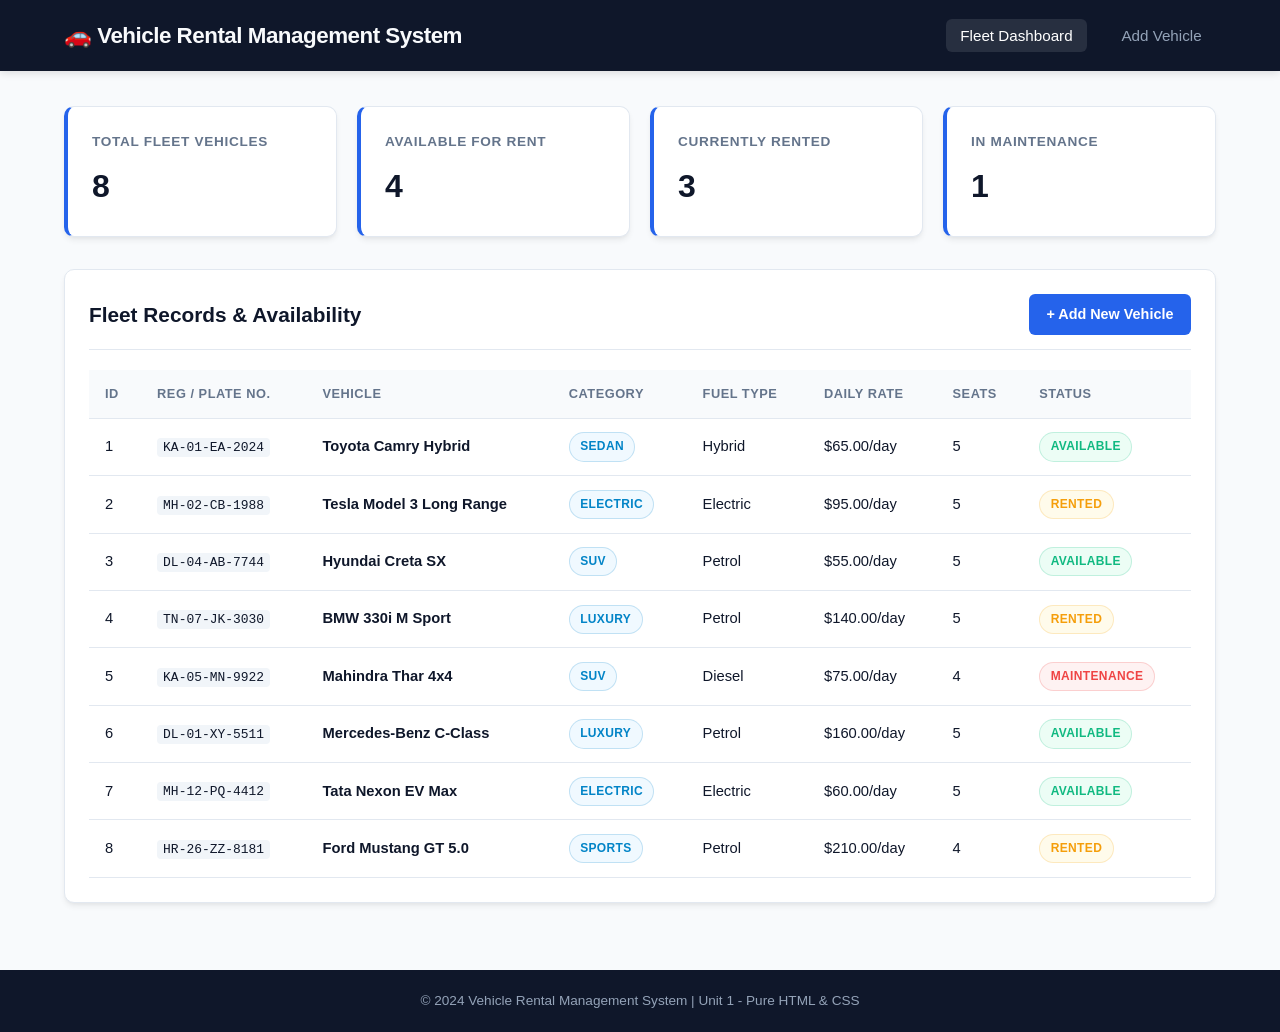
<file: unit-1/index.html>
<!DOCTYPE html>
<html lang="en">
<head>
    <meta charset="UTF-8">
    <meta name="viewport" content="width=device-width, initial-scale=1.0">
    <title>Vehicle Rental Management System - Unit 1</title>
    <link rel="stylesheet" href="style.css">
</head>
<body>

    <!-- Header & Navigation -->
    <header class="header">
        <div class="container navbar">
            <h1 class="logo">🚗 Vehicle Rental Management System</h1>
            <nav>
                <ul class="nav-links">
                    <li><a href="index.html" class="active">Fleet Dashboard</a></li>
                    <li><a href="add-vehicle.html">Add Vehicle</a></li>
                </ul>
            </nav>
        </div>
    </header>

    <!-- Main Content -->
    <main class="container">
        
        <!-- Summary Stats Cards -->
        <section class="stats-section">
            <div class="card stat-card">
                <h3>Total Fleet Vehicles</h3>
                <p class="stat-number">8</p>
            </div>
            <div class="card stat-card">
                <h3>Available for Rent</h3>
                <p class="stat-number">4</p>
            </div>
            <div class="card stat-card">
                <h3>Currently Rented</h3>
                <p class="stat-number">3</p>
            </div>
            <div class="card stat-card">
                <h3>In Maintenance</h3>
                <p class="stat-number">1</p>
            </div>
        </section>

        <!-- Vehicle Records Table Section -->
        <section class="card table-card">
            <div class="card-header">
                <h2>Fleet Records & Availability</h2>
                <a href="add-vehicle.html" class="btn btn-primary">+ Add New Vehicle</a>
            </div>

            <div class="table-responsive">
                <table>
                    <thead>
                        <tr>
                            <th>ID</th>
                            <th>Reg / Plate No.</th>
                            <th>Vehicle</th>
                            <th>Category</th>
                            <th>Fuel Type</th>
                            <th>Daily Rate</th>
                            <th>Seats</th>
                            <th>Status</th>
                        </tr>
                    </thead>
                    <tbody>
                        <tr>
                            <td>1</td>
                            <td><code>KA-01-EA-2024</code></td>
                            <td><strong>Toyota Camry Hybrid</strong></td>
                            <td><span class="badge badge-category">Sedan</span></td>
                            <td>Hybrid</td>
                            <td>$65.00/day</td>
                            <td>5</td>
                            <td><span class="badge badge-available">Available</span></td>
                        </tr>
                        <tr>
                            <td>2</td>
                            <td><code>MH-02-CB-1988</code></td>
                            <td><strong>Tesla Model 3 Long Range</strong></td>
                            <td><span class="badge badge-category">Electric</span></td>
                            <td>Electric</td>
                            <td>$95.00/day</td>
                            <td>5</td>
                            <td><span class="badge badge-rented">Rented</span></td>
                        </tr>
                        <tr>
                            <td>3</td>
                            <td><code>DL-04-AB-7744</code></td>
                            <td><strong>Hyundai Creta SX</strong></td>
                            <td><span class="badge badge-category">SUV</span></td>
                            <td>Petrol</td>
                            <td>$55.00/day</td>
                            <td>5</td>
                            <td><span class="badge badge-available">Available</span></td>
                        </tr>
                        <tr>
                            <td>4</td>
                            <td><code>TN-07-JK-3030</code></td>
                            <td><strong>BMW 330i M Sport</strong></td>
                            <td><span class="badge badge-category">Luxury</span></td>
                            <td>Petrol</td>
                            <td>$140.00/day</td>
                            <td>5</td>
                            <td><span class="badge badge-rented">Rented</span></td>
                        </tr>
                        <tr>
                            <td>5</td>
                            <td><code>KA-05-MN-9922</code></td>
                            <td><strong>Mahindra Thar 4x4</strong></td>
                            <td><span class="badge badge-category">SUV</span></td>
                            <td>Diesel</td>
                            <td>$75.00/day</td>
                            <td>4</td>
                            <td><span class="badge badge-maintenance">Maintenance</span></td>
                        </tr>
                        <tr>
                            <td>6</td>
                            <td><code>DL-01-XY-5511</code></td>
                            <td><strong>Mercedes-Benz C-Class</strong></td>
                            <td><span class="badge badge-category">Luxury</span></td>
                            <td>Petrol</td>
                            <td>$160.00/day</td>
                            <td>5</td>
                            <td><span class="badge badge-available">Available</span></td>
                        </tr>
                        <tr>
                            <td>7</td>
                            <td><code>MH-12-PQ-4412</code></td>
                            <td><strong>Tata Nexon EV Max</strong></td>
                            <td><span class="badge badge-category">Electric</span></td>
                            <td>Electric</td>
                            <td>$60.00/day</td>
                            <td>5</td>
                            <td><span class="badge badge-available">Available</span></td>
                        </tr>
                        <tr>
                            <td>8</td>
                            <td><code>HR-26-ZZ-8181</code></td>
                            <td><strong>Ford Mustang GT 5.0</strong></td>
                            <td><span class="badge badge-category">Sports</span></td>
                            <td>Petrol</td>
                            <td>$210.00/day</td>
                            <td>4</td>
                            <td><span class="badge badge-rented">Rented</span></td>
                        </tr>
                    </tbody>
                </table>
            </div>
        </section>

    </main>

    <!-- Footer -->
    <footer class="footer">
        <p>© 2024 Vehicle Rental Management System | Unit 1 - Pure HTML & CSS</p>
    </footer>

</body>
</html>
</file>
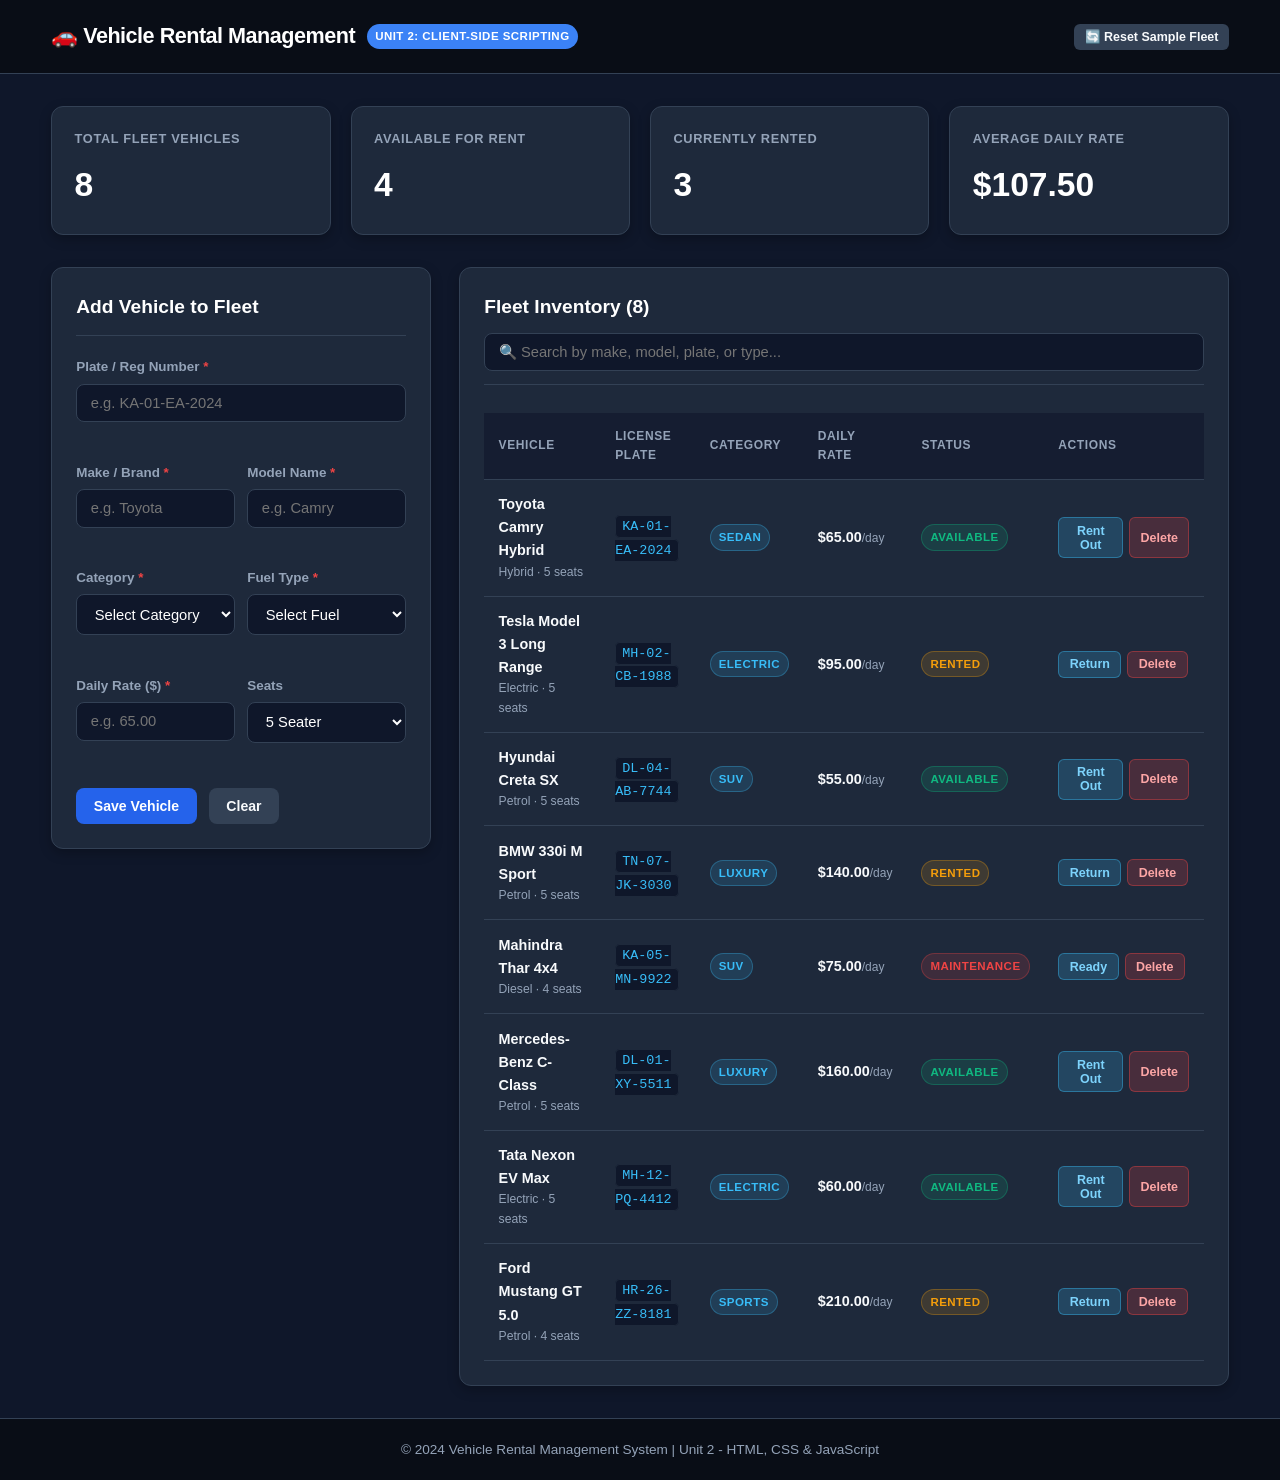
<file: unit-2/index.html>
<!DOCTYPE html>
<html lang="en">
<head>
    <meta charset="UTF-8">
    <meta name="viewport" content="width=device-width, initial-scale=1.0">
    <title>Vehicle Rental Management System - Unit 2 (Client Scripting)</title>
    <link rel="stylesheet" href="style.css">
</head>
<body>

    <!-- Header & Navigation -->
    <header class="header">
        <div class="container navbar">
            <div class="brand">
                <h1 class="logo">🚗 Vehicle Rental Management</h1>
                <span class="badge badge-unit">Unit 2: Client-side Scripting</span>
            </div>
            <div>
                <button class="btn btn-secondary btn-sm" id="resetFleetBtn">🔄 Reset Sample Fleet</button>
            </div>
        </div>
    </header>

    <!-- Main Content -->
    <main class="container">

        <!-- Alert Notification Box -->
        <div id="alertBox" class="alert d-none"></div>

        <!-- Real-time KPI Stats Section -->
        <section class="stats-section">
            <div class="stat-card">
                <h3>Total Fleet Vehicles</h3>
                <p class="stat-number" id="statTotal">0</p>
            </div>
            <div class="stat-card">
                <h3>Available for Rent</h3>
                <p class="stat-number" id="statAvailable">0</p>
            </div>
            <div class="stat-card">
                <h3>Currently Rented</h3>
                <p class="stat-number" id="statRented">0</p>
            </div>
            <div class="stat-card">
                <h3>Average Daily Rate</h3>
                <p class="stat-number" id="statAvgRate">$0.00</p>
            </div>
        </section>

        <!-- Two-column Dashboard Grid -->
        <div class="dashboard-grid">

            <!-- Left: Add Vehicle Form -->
            <section class="card">
                <div class="card-header">
                    <h2>Add Vehicle to Fleet</h2>
                </div>

                <form id="vehicleForm" novalidate>
                    <div class="form-group">
                        <label for="plateNumber">Plate / Reg Number <span class="required">*</span></label>
                        <input type="text" id="plateNumber" placeholder="e.g. KA-01-EA-2024">
                        <span class="error-msg" id="plateError"></span>
                    </div>

                    <div class="form-row">
                        <div class="form-group">
                            <label for="make">Make / Brand <span class="required">*</span></label>
                            <input type="text" id="make" placeholder="e.g. Toyota">
                            <span class="error-msg" id="makeError"></span>
                        </div>
                        <div class="form-group">
                            <label for="model">Model Name <span class="required">*</span></label>
                            <input type="text" id="model" placeholder="e.g. Camry">
                            <span class="error-msg" id="modelError"></span>
                        </div>
                    </div>

                    <div class="form-row">
                        <div class="form-group">
                            <label for="category">Category <span class="required">*</span></label>
                            <select id="category">
                                <option value="">Select Category</option>
                                <option value="Sedan">Sedan</option>
                                <option value="SUV">SUV</option>
                                <option value="Electric">Electric</option>
                                <option value="Luxury">Luxury</option>
                                <option value="Sports">Sports</option>
                                <option value="Hatchback">Hatchback</option>
                            </select>
                            <span class="error-msg" id="categoryError"></span>
                        </div>
                        <div class="form-group">
                            <label for="fuelType">Fuel Type <span class="required">*</span></label>
                            <select id="fuelType">
                                <option value="">Select Fuel</option>
                                <option value="Petrol">Petrol</option>
                                <option value="Diesel">Diesel</option>
                                <option value="Electric">Electric</option>
                                <option value="Hybrid">Hybrid</option>
                            </select>
                            <span class="error-msg" id="fuelError"></span>
                        </div>
                    </div>

                    <div class="form-row">
                        <div class="form-group">
                            <label for="dailyRate">Daily Rate ($) <span class="required">*</span></label>
                            <input type="number" id="dailyRate" step="0.5" min="10" placeholder="e.g. 65.00">
                            <span class="error-msg" id="rateError"></span>
                        </div>
                        <div class="form-group">
                            <label for="seatingCapacity">Seats</label>
                            <select id="seatingCapacity">
                                <option value="4">4 Seater</option>
                                <option value="5" selected>5 Seater</option>
                                <option value="7">7 Seater</option>
                            </select>
                        </div>
                    </div>

                    <div class="form-actions">
                        <button type="submit" class="btn btn-primary">Save Vehicle</button>
                        <button type="button" class="btn btn-secondary" id="resetFormBtn">Clear</button>
                    </div>
                </form>
            </section>

            <!-- Right: Fleet Records Table -->
            <section class="card">
                <div class="card-header flex-between">
                    <h2>Fleet Inventory (<span id="totalCount">0</span>)</h2>
                    <input type="text" id="searchInput" class="search-input" placeholder="🔍 Search by make, model, plate, or type...">
                </div>

                <div class="table-responsive">
                    <table>
                        <thead>
                            <tr>
                                <th>Vehicle</th>
                                <th>License Plate</th>
                                <th>Category</th>
                                <th>Daily Rate</th>
                                <th>Status</th>
                                <th>Actions</th>
                            </tr>
                        </thead>
                        <tbody id="vehicleTableBody">
                            <!-- Rendered dynamically via JavaScript -->
                        </tbody>
                    </table>
                </div>

                <div id="noRecords" class="empty-state d-none">
                    No vehicles found matching your query.
                </div>
            </section>

        </div>

    </main>

    <!-- Footer -->
    <footer class="footer">
        <p>© 2024 Vehicle Rental Management System | Unit 2 - HTML, CSS & JavaScript</p>
    </footer>

    <script src="script.js"></script>
</body>
</html>
</file>
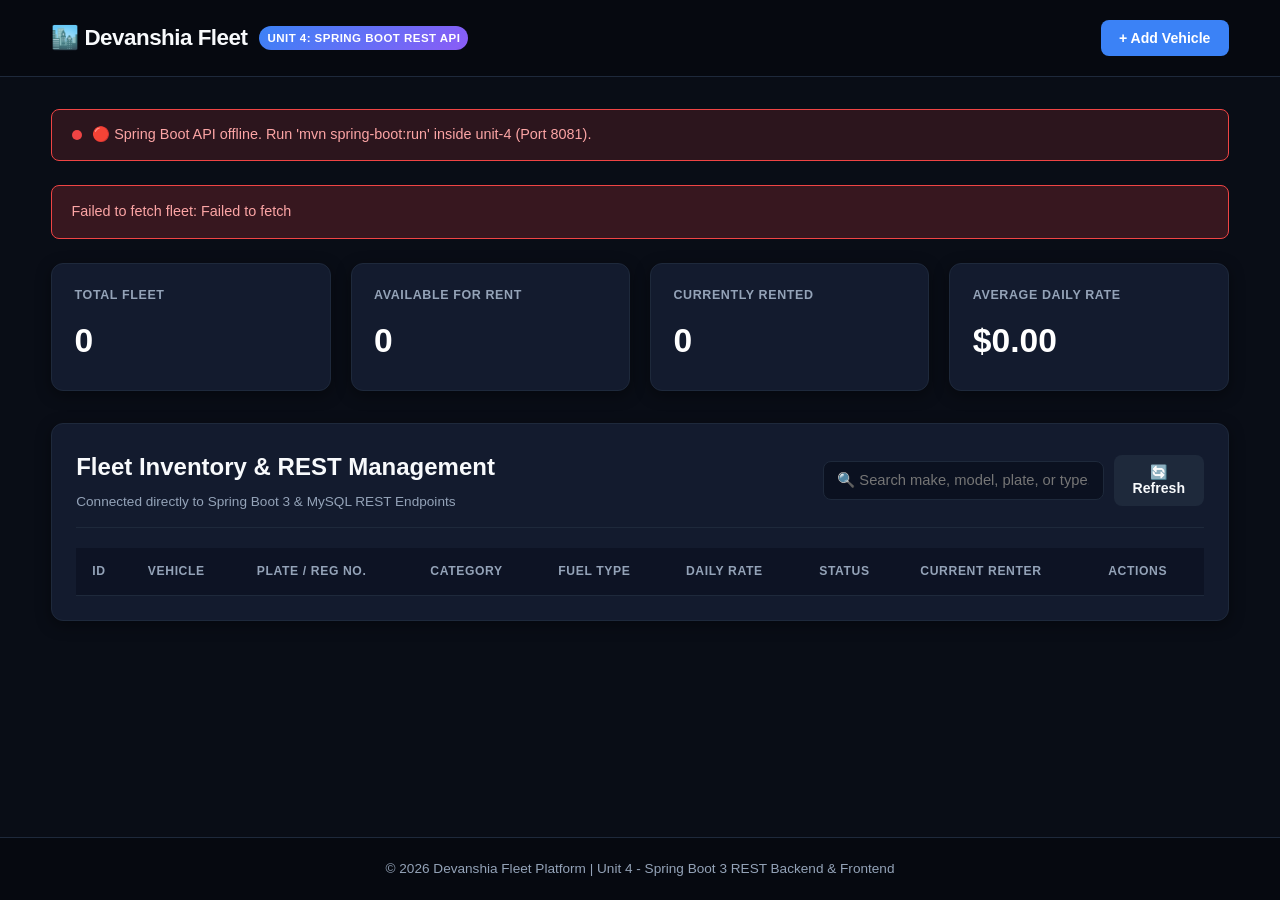
<file: unit-4/frontend/index.html>
<!DOCTYPE html>
<html lang="en">
<head>
    <meta charset="UTF-8">
    <meta name="viewport" content="width=device-width, initial-scale=1.0">
    <title>Devanshia Fleet Platform | Unit 4</title>
    <link rel="stylesheet" href="style.css">
</head>
<body>

    <!-- Header -->
    <header class="header">
        <div class="container navbar">
            <div class="brand">
                <h1 class="logo">🏙️ Devanshia Fleet</h1>
                <span class="badge badge-unit">Unit 4: Spring Boot REST API</span>
            </div>
            <div>
                <button class="btn btn-primary" onclick="openAddModal()">+ Add Vehicle</button>
            </div>
        </div>
    </header>

    <!-- Main Content -->
    <main class="container">

        <!-- Live Backend Status Banner -->
        <div id="backendStatusBanner" class="status-banner status-loading">
            <span class="status-indicator"></span>
            <span id="backendStatusText">Connecting to Spring Boot REST backend (http://localhost:8081)...</span>
        </div>

        <!-- Alert Notification Box -->
        <div id="alertBox" class="alert d-none"></div>

        <!-- Stats Section -->
        <section class="stats-section">
            <div class="stat-card">
                <h3>Total Fleet</h3>
                <p class="stat-number" id="statTotal">0</p>
            </div>
            <div class="stat-card">
                <h3>Available for Rent</h3>
                <p class="stat-number" id="statAvailable">0</p>
            </div>
            <div class="stat-card">
                <h3>Currently Rented</h3>
                <p class="stat-number" id="statRented">0</p>
            </div>
            <div class="stat-card">
                <h3>Average Daily Rate</h3>
                <p class="stat-number" id="statAvgRate">$0.00</p>
            </div>
        </section>

        <!-- Fleet Records Section -->
        <section class="card">
            <div class="card-header flex-between">
                <div>
                    <h2>Fleet Inventory & REST Management</h2>
                    <p style="font-size: 0.85rem; color: var(--text-muted); margin-top: 4px;">Connected directly to Spring Boot 3 & MySQL REST Endpoints</p>
                </div>
                
                <div class="header-tools">
                    <input type="text" id="searchInput" class="search-input" placeholder="🔍 Search make, model, plate, or type...">
                    <button class="btn btn-secondary" onclick="fetchVehicles()">🔄 Refresh</button>
                </div>
            </div>

            <div class="table-responsive">
                <table>
                    <thead>
                        <tr>
                            <th>ID</th>
                            <th>Vehicle</th>
                            <th>Plate / Reg No.</th>
                            <th>Category</th>
                            <th>Fuel Type</th>
                            <th>Daily Rate</th>
                            <th>Status</th>
                            <th>Current Renter</th>
                            <th>Actions</th>
                        </tr>
                    </thead>
                    <tbody id="vehicleTableBody">
                        <!-- Rendered dynamically -->
                    </tbody>
                </table>
            </div>

            <div id="loadingState" class="empty-state">
                Fetching fleet records from Spring Boot REST API...
            </div>

            <div id="noRecords" class="empty-state d-none">
                No vehicles found. Click "+ Add Vehicle" to create a new fleet record.
            </div>
        </section>

    </main>

    <!-- Modal: Add Vehicle -->
    <div id="addModal" class="modal d-none">
        <div class="modal-content">
            <div class="modal-header">
                <h3>Add Vehicle to Fleet (POST /api/vehicles)</h3>
                <span class="close-btn" onclick="closeAddModal()">&times;</span>
            </div>
            <form id="addVehicleForm" class="modal-form">
                <div class="form-group">
                    <label for="addPlate">Registration Plate <span class="required">*</span></label>
                    <input type="text" id="addPlate" placeholder="e.g. KA-01-EA-2024" required>
                </div>
                <div class="form-row">
                    <div class="form-group">
                        <label for="addMake">Make / Brand <span class="required">*</span></label>
                        <input type="text" id="addMake" placeholder="e.g. Toyota" required>
                    </div>
                    <div class="form-group">
                        <label for="addModel">Model Name <span class="required">*</span></label>
                        <input type="text" id="addModel" placeholder="e.g. Camry" required>
                    </div>
                </div>
                <div class="form-row">
                    <div class="form-group">
                        <label for="addCategory">Category <span class="required">*</span></label>
                        <select id="addCategory" required>
                            <option value="">Select Category</option>
                            <option value="Sedan">Sedan</option>
                            <option value="SUV">SUV</option>
                            <option value="Electric">Electric</option>
                            <option value="Luxury">Luxury</option>
                            <option value="Sports">Sports</option>
                        </select>
                    </div>
                    <div class="form-group">
                        <label for="addFuel">Fuel Type</label>
                        <select id="addFuel">
                            <option value="Petrol">Petrol</option>
                            <option value="Diesel">Diesel</option>
                            <option value="Electric">Electric</option>
                            <option value="Hybrid">Hybrid</option>
                        </select>
                    </div>
                </div>
                <div class="form-row">
                    <div class="form-group">
                        <label for="addRate">Daily Rate ($) <span class="required">*</span></label>
                        <input type="number" id="addRate" step="0.5" min="10" placeholder="e.g. 65.00" required>
                    </div>
                    <div class="form-group">
                        <label for="addSeats">Seats</label>
                        <select id="addSeats">
                            <option value="4">4 Seater</option>
                            <option value="5" selected>5 Seater</option>
                            <option value="7">7 Seater</option>
                        </select>
                    </div>
                </div>
                <div class="modal-actions">
                    <button type="submit" class="btn btn-primary">Save to Spring Boot</button>
                    <button type="button" class="btn btn-secondary" onclick="closeAddModal()">Cancel</button>
                </div>
            </form>
        </div>
    </div>

    <!-- Footer -->
    <footer class="footer">
        <p>© 2026 Devanshia Fleet Platform | Unit 4 - Spring Boot 3 REST Backend & Frontend</p>
    </footer>

    <script src="app.js"></script>
</body>
</html>
</file>
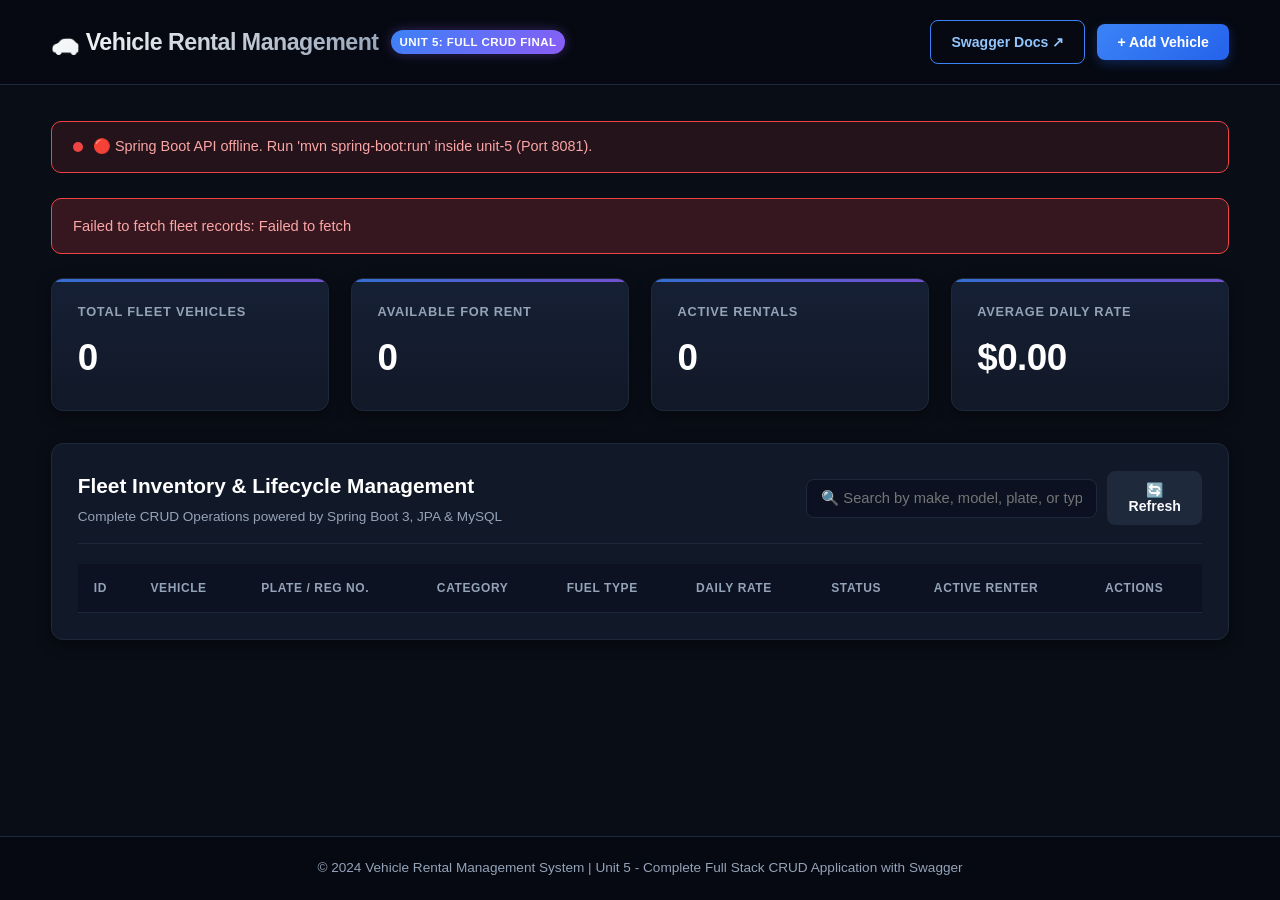
<file: unit-5/frontend/index.html>
<!DOCTYPE html>
<html lang="en">
<head>
    <meta charset="UTF-8">
    <meta name="viewport" content="width=device-width, initial-scale=1.0">
    <title>Vehicle Rental Management System - Unit 5 (Final CRUD Project)</title>
    <link rel="stylesheet" href="style.css">
</head>
<body>

    <!-- Header & Navigation -->
    <header class="header">
        <div class="container navbar">
            <div class="brand">
                <h1 class="logo">🚗 Vehicle Rental Management</h1>
                <span class="badge badge-unit">Unit 5: Full CRUD Final</span>
            </div>
            <div class="nav-actions">
                <a href="/swagger-ui/index.html" target="_blank" class="btn btn-outline" title="Open Interactive Swagger OpenAPI Documentation">Swagger Docs ↗</a>
                <button class="btn btn-primary" onclick="openAddModal()">+ Add Vehicle</button>
            </div>
        </div>
    </header>

    <!-- Main Content -->
    <main class="container">

        <!-- Backend Status Banner -->
        <div id="backendStatusBanner" class="status-banner status-loading">
            <span class="status-indicator"></span>
            <span id="backendStatusText">Connecting to Spring Boot REST API (http://localhost:8081)...</span>
        </div>

        <!-- Alert Notification Box -->
        <div id="alertBox" class="alert d-none"></div>

        <!-- Stat Cards Section -->
        <section class="stats-section">
            <div class="stat-card">
                <h3>Total Fleet Vehicles</h3>
                <p class="stat-number" id="statTotal">0</p>
            </div>
            <div class="stat-card">
                <h3>Available for Rent</h3>
                <p class="stat-number" id="statAvailable">0</p>
            </div>
            <div class="stat-card">
                <h3>Active Rentals</h3>
                <p class="stat-number" id="statRented">0</p>
            </div>
            <div class="stat-card">
                <h3>Average Daily Rate</h3>
                <p class="stat-number" id="statAvgRate">$0.00</p>
            </div>
        </section>

        <!-- Fleet Inventory Section -->
        <section class="card">
            <div class="card-header flex-between">
                <div>
                    <h2>Fleet Inventory & Lifecycle Management</h2>
                    <p class="subtitle">Complete CRUD Operations powered by Spring Boot 3, JPA & MySQL</p>
                </div>
                
                <div class="header-tools">
                    <input type="text" id="searchInput" class="search-input" placeholder="🔍 Search by make, model, plate, or type...">
                    <button class="btn btn-secondary" onclick="fetchVehicles()">🔄 Refresh</button>
                </div>
            </div>

            <div class="table-responsive">
                <table>
                    <thead>
                        <tr>
                            <th>ID</th>
                            <th>Vehicle</th>
                            <th>Plate / Reg No.</th>
                            <th>Category</th>
                            <th>Fuel Type</th>
                            <th>Daily Rate</th>
                            <th>Status</th>
                            <th>Active Renter</th>
                            <th>Actions</th>
                        </tr>
                    </thead>
                    <tbody id="vehicleTableBody">
                        <!-- Rendered dynamically -->
                    </tbody>
                </table>
            </div>

            <div id="loadingState" class="empty-state">
                Fetching fleet records from Spring Boot backend...
            </div>

            <div id="noRecords" class="empty-state d-none">
                No vehicles found in fleet. Click "+ Add Vehicle" to create a new record.
            </div>
        </section>

    </main>

    <!-- Modal: Add Vehicle (CREATE) -->
    <div id="addModal" class="modal d-none">
        <div class="modal-content">
            <div class="modal-header">
                <h3>Add Vehicle to Fleet (Create)</h3>
                <span class="close-btn" onclick="closeAddModal()">&times;</span>
            </div>
            <form id="addVehicleForm" class="modal-form">
                <div class="form-group">
                    <label for="addPlate">Registration Plate <span class="required">*</span></label>
                    <input type="text" id="addPlate" placeholder="e.g. KA-01-EA-2024" required>
                </div>
                <div class="form-row">
                    <div class="form-group">
                        <label for="addMake">Make / Brand <span class="required">*</span></label>
                        <input type="text" id="addMake" placeholder="e.g. Toyota" required>
                    </div>
                    <div class="form-group">
                        <label for="addModel">Model Name <span class="required">*</span></label>
                        <input type="text" id="addModel" placeholder="e.g. Camry" required>
                    </div>
                </div>
                <div class="form-row">
                    <div class="form-group">
                        <label for="addCategory">Category <span class="required">*</span></label>
                        <select id="addCategory" required>
                            <option value="">-- Select Category --</option>
                            <option value="Sedan">Sedan</option>
                            <option value="SUV">SUV</option>
                            <option value="Electric">Electric</option>
                            <option value="Luxury">Luxury</option>
                            <option value="Sports">Sports</option>
                        </select>
                    </div>
                    <div class="form-group">
                        <label for="addFuel">Fuel Type <span class="required">*</span></label>
                        <select id="addFuel" required>
                            <option value="Petrol">Petrol</option>
                            <option value="Diesel">Diesel</option>
                            <option value="Electric">Electric</option>
                            <option value="Hybrid">Hybrid</option>
                        </select>
                    </div>
                </div>
                <div class="form-row">
                    <div class="form-group">
                        <label for="addRate">Daily Rate ($) <span class="required">*</span></label>
                        <input type="number" id="addRate" step="0.5" min="10" placeholder="e.g. 65.00" required>
                    </div>
                    <div class="form-group">
                        <label for="addSeats">Seats</label>
                        <select id="addSeats">
                            <option value="4">4 Seater</option>
                            <option value="5" selected>5 Seater</option>
                            <option value="7">7 Seater</option>
                        </select>
                    </div>
                </div>
                <div class="form-group">
                    <label for="addMileage">Current Mileage (km)</label>
                    <input type="number" id="addMileage" placeholder="15000" value="15000" min="0">
                </div>
                <div class="modal-actions">
                    <button type="submit" class="btn btn-primary">Save Vehicle</button>
                    <button type="button" class="btn btn-secondary" onclick="closeAddModal()">Cancel</button>
                </div>
            </form>
        </div>
    </div>

    <!-- Modal: Edit Vehicle (UPDATE) -->
    <div id="editModal" class="modal d-none">
        <div class="modal-content">
            <div class="modal-header">
                <h3>Edit Vehicle Details (Update)</h3>
                <span class="close-btn" onclick="closeEditModal()">&times;</span>
            </div>
            <form id="editVehicleForm" class="modal-form">
                <input type="hidden" id="editId">
                <div class="form-group">
                    <label for="editPlate">Registration Plate <span class="required">*</span></label>
                    <input type="text" id="editPlate" required>
                </div>
                <div class="form-row">
                    <div class="form-group">
                        <label for="editMake">Make / Brand <span class="required">*</span></label>
                        <input type="text" id="editMake" required>
                    </div>
                    <div class="form-group">
                        <label for="editModel">Model Name <span class="required">*</span></label>
                        <input type="text" id="editModel" required>
                    </div>
                </div>
                <div class="form-row">
                    <div class="form-group">
                        <label for="editCategory">Category <span class="required">*</span></label>
                        <select id="editCategory" required>
                            <option value="Sedan">Sedan</option>
                            <option value="SUV">SUV</option>
                            <option value="Electric">Electric</option>
                            <option value="Luxury">Luxury</option>
                            <option value="Sports">Sports</option>
                        </select>
                    </div>
                    <div class="form-group">
                        <label for="editFuel">Fuel Type <span class="required">*</span></label>
                        <select id="editFuel" required>
                            <option value="Petrol">Petrol</option>
                            <option value="Diesel">Diesel</option>
                            <option value="Electric">Electric</option>
                            <option value="Hybrid">Hybrid</option>
                        </select>
                    </div>
                </div>
                <div class="form-row">
                    <div class="form-group">
                        <label for="editRate">Daily Rate ($) <span class="required">*</span></label>
                        <input type="number" id="editRate" step="0.5" min="10" required>
                    </div>
                    <div class="form-group">
                        <label for="editStatus">Status</label>
                        <select id="editStatus">
                            <option value="AVAILABLE">AVAILABLE</option>
                            <option value="RENTED">RENTED</option>
                            <option value="MAINTENANCE">MAINTENANCE</option>
                        </select>
                    </div>
                </div>
                <div class="form-group">
                    <label for="editRenter">Active Renter Name</label>
                    <input type="text" id="editRenter" placeholder="Leave empty if AVAILABLE">
                </div>
                <div class="modal-actions">
                    <button type="submit" class="btn btn-primary">Update Vehicle</button>
                    <button type="button" class="btn btn-secondary" onclick="closeEditModal()">Cancel</button>
                </div>
            </form>
        </div>
    </div>

    <!-- Footer -->
    <footer class="footer">
        <p>© 2024 Vehicle Rental Management System | Unit 5 - Complete Full Stack CRUD Application with Swagger</p>
    </footer>

    <script src="app.js"></script>
</body>
</html>
</file>
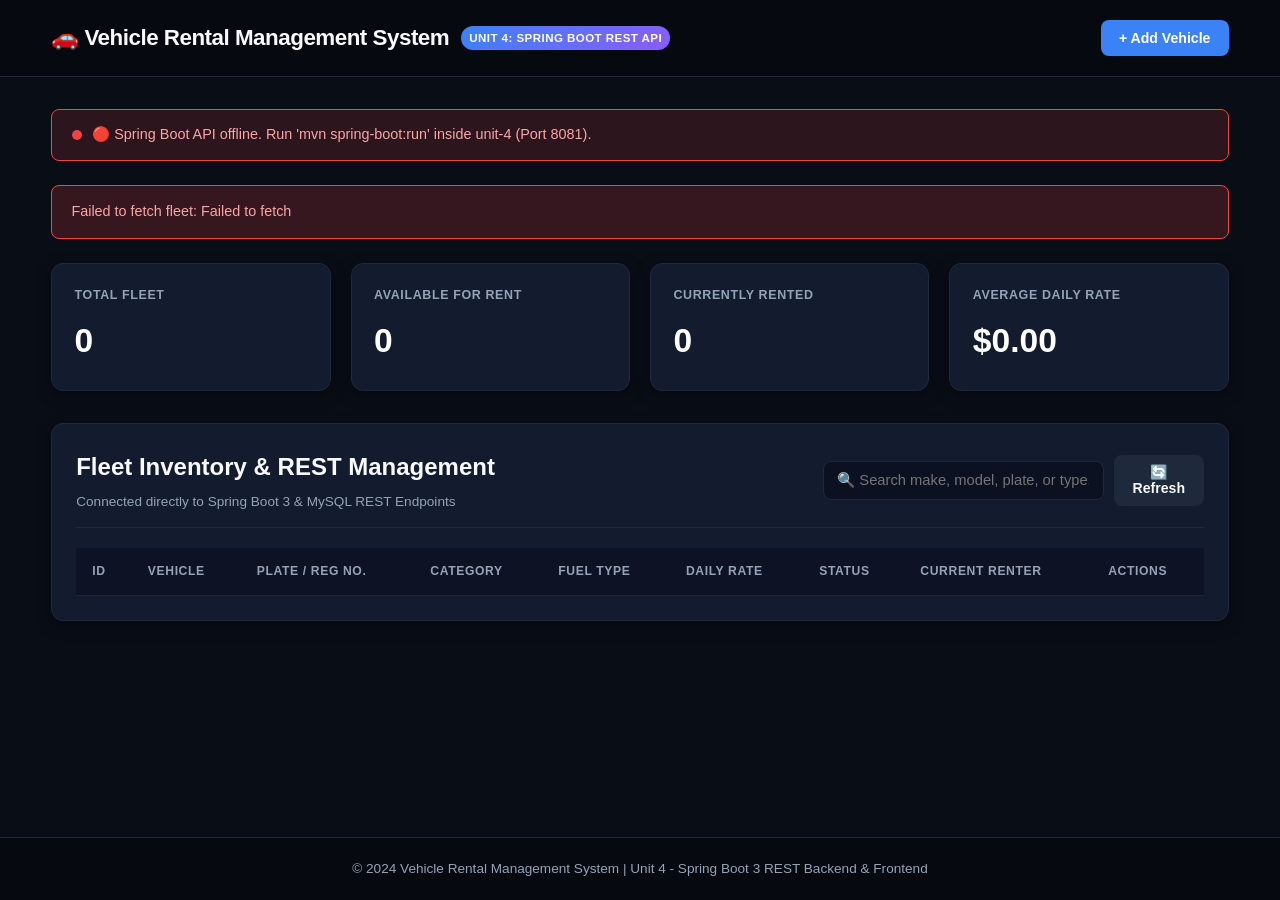
<file: unit-4/src/main/resources/static/index.html>
<!DOCTYPE html>
<html lang="en">
<head>
    <meta charset="UTF-8">
    <meta name="viewport" content="width=device-width, initial-scale=1.0">
    <title>Vehicle Rental Management System - Unit 4 (Spring Boot + Web)</title>
    <link rel="stylesheet" href="style.css">
</head>
<body>

    <!-- Header -->
    <header class="header">
        <div class="container navbar">
            <div class="brand">
                <h1 class="logo">🚗 Vehicle Rental Management System</h1>
                <span class="badge badge-unit">Unit 4: Spring Boot REST API</span>
            </div>
            <div>
                <button class="btn btn-primary" onclick="openAddModal()">+ Add Vehicle</button>
            </div>
        </div>
    </header>

    <!-- Main Content -->
    <main class="container">

        <!-- Live Backend Status Banner -->
        <div id="backendStatusBanner" class="status-banner status-loading">
            <span class="status-indicator"></span>
            <span id="backendStatusText">Connecting to Spring Boot REST backend (http://localhost:8081)...</span>
        </div>

        <!-- Alert Notification Box -->
        <div id="alertBox" class="alert d-none"></div>

        <!-- Stats Section -->
        <section class="stats-section">
            <div class="stat-card">
                <h3>Total Fleet</h3>
                <p class="stat-number" id="statTotal">0</p>
            </div>
            <div class="stat-card">
                <h3>Available for Rent</h3>
                <p class="stat-number" id="statAvailable">0</p>
            </div>
            <div class="stat-card">
                <h3>Currently Rented</h3>
                <p class="stat-number" id="statRented">0</p>
            </div>
            <div class="stat-card">
                <h3>Average Daily Rate</h3>
                <p class="stat-number" id="statAvgRate">$0.00</p>
            </div>
        </section>

        <!-- Fleet Records Section -->
        <section class="card">
            <div class="card-header flex-between">
                <div>
                    <h2>Fleet Inventory & REST Management</h2>
                    <p style="font-size: 0.85rem; color: var(--text-muted); margin-top: 4px;">Connected directly to Spring Boot 3 & MySQL REST Endpoints</p>
                </div>
                
                <div class="header-tools">
                    <input type="text" id="searchInput" class="search-input" placeholder="🔍 Search make, model, plate, or type...">
                    <button class="btn btn-secondary" onclick="fetchVehicles()">🔄 Refresh</button>
                </div>
            </div>

            <div class="table-responsive">
                <table>
                    <thead>
                        <tr>
                            <th>ID</th>
                            <th>Vehicle</th>
                            <th>Plate / Reg No.</th>
                            <th>Category</th>
                            <th>Fuel Type</th>
                            <th>Daily Rate</th>
                            <th>Status</th>
                            <th>Current Renter</th>
                            <th>Actions</th>
                        </tr>
                    </thead>
                    <tbody id="vehicleTableBody">
                        <!-- Rendered dynamically -->
                    </tbody>
                </table>
            </div>

            <div id="loadingState" class="empty-state">
                Fetching fleet records from Spring Boot REST API...
            </div>

            <div id="noRecords" class="empty-state d-none">
                No vehicles found. Click "+ Add Vehicle" to create a new fleet record.
            </div>
        </section>

    </main>

    <!-- Modal: Add Vehicle -->
    <div id="addModal" class="modal d-none">
        <div class="modal-content">
            <div class="modal-header">
                <h3>Add Vehicle to Fleet (POST /api/vehicles)</h3>
                <span class="close-btn" onclick="closeAddModal()">&times;</span>
            </div>
            <form id="addVehicleForm" class="modal-form">
                <div class="form-group">
                    <label for="addPlate">Registration Plate <span class="required">*</span></label>
                    <input type="text" id="addPlate" placeholder="e.g. KA-01-EA-2024" required>
                </div>
                <div class="form-row">
                    <div class="form-group">
                        <label for="addMake">Make / Brand <span class="required">*</span></label>
                        <input type="text" id="addMake" placeholder="e.g. Toyota" required>
                    </div>
                    <div class="form-group">
                        <label for="addModel">Model Name <span class="required">*</span></label>
                        <input type="text" id="addModel" placeholder="e.g. Camry" required>
                    </div>
                </div>
                <div class="form-row">
                    <div class="form-group">
                        <label for="addCategory">Category <span class="required">*</span></label>
                        <select id="addCategory" required>
                            <option value="">Select Category</option>
                            <option value="Sedan">Sedan</option>
                            <option value="SUV">SUV</option>
                            <option value="Electric">Electric</option>
                            <option value="Luxury">Luxury</option>
                            <option value="Sports">Sports</option>
                        </select>
                    </div>
                    <div class="form-group">
                        <label for="addFuel">Fuel Type</label>
                        <select id="addFuel">
                            <option value="Petrol">Petrol</option>
                            <option value="Diesel">Diesel</option>
                            <option value="Electric">Electric</option>
                            <option value="Hybrid">Hybrid</option>
                        </select>
                    </div>
                </div>
                <div class="form-row">
                    <div class="form-group">
                        <label for="addRate">Daily Rate ($) <span class="required">*</span></label>
                        <input type="number" id="addRate" step="0.5" min="10" placeholder="e.g. 65.00" required>
                    </div>
                    <div class="form-group">
                        <label for="addSeats">Seats</label>
                        <select id="addSeats">
                            <option value="4">4 Seater</option>
                            <option value="5" selected>5 Seater</option>
                            <option value="7">7 Seater</option>
                        </select>
                    </div>
                </div>
                <div class="modal-actions">
                    <button type="submit" class="btn btn-primary">Save to Spring Boot</button>
                    <button type="button" class="btn btn-secondary" onclick="closeAddModal()">Cancel</button>
                </div>
            </form>
        </div>
    </div>

    <!-- Footer -->
    <footer class="footer">
        <p>© 2024 Vehicle Rental Management System | Unit 4 - Spring Boot 3 REST Backend & Frontend</p>
    </footer>

    <script src="app.js"></script>
</body>
</html>
</file>
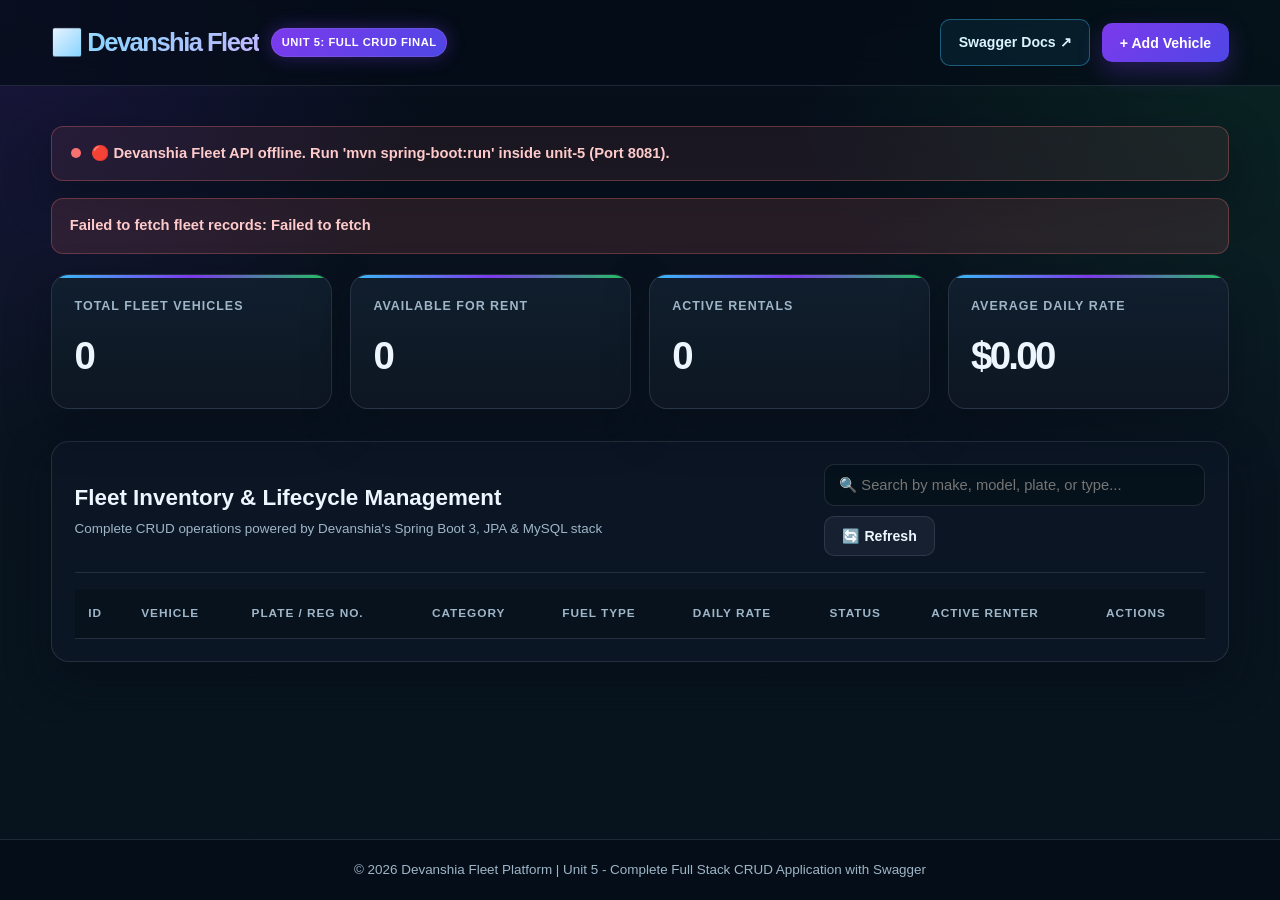
<file: unit-5/src/main/resources/static/index.html>
<!DOCTYPE html>
<html lang="en">
<head>
    <meta charset="UTF-8">
    <meta name="viewport" content="width=device-width, initial-scale=1.0">
    <title>Devanshia Fleet Platform | Unit 5</title>
    <link rel="stylesheet" href="style.css">
</head>
<body>

    <!-- Header & Navigation -->
    <header class="header">
        <div class="container navbar">
            <div class="brand">
                <h1 class="logo">🏙️ Devanshia Fleet</h1>
                <span class="badge badge-unit">Unit 5: Full CRUD Final</span>
            </div>
            <div class="nav-actions">
                <a href="/swagger-ui/index.html" target="_blank" class="btn btn-outline" title="Open Interactive Swagger OpenAPI Documentation">Swagger Docs ↗</a>
                <button class="btn btn-primary" onclick="openAddModal()">+ Add Vehicle</button>
            </div>
        </div>
    </header>

    <!-- Main Content -->
    <main class="container">

        <!-- Backend Status Banner -->
        <div id="backendStatusBanner" class="status-banner status-loading">
            <span class="status-indicator"></span>
            <span id="backendStatusText">Connecting to the Devanshia Fleet API (http://localhost:8081)...</span>
        </div>

        <!-- Alert Notification Box -->
        <div id="alertBox" class="alert d-none"></div>

        <!-- Stat Cards Section -->
        <section class="stats-section">
            <div class="stat-card">
                <h3>Total Fleet Vehicles</h3>
                <p class="stat-number" id="statTotal">0</p>
            </div>
            <div class="stat-card">
                <h3>Available for Rent</h3>
                <p class="stat-number" id="statAvailable">0</p>
            </div>
            <div class="stat-card">
                <h3>Active Rentals</h3>
                <p class="stat-number" id="statRented">0</p>
            </div>
            <div class="stat-card">
                <h3>Average Daily Rate</h3>
                <p class="stat-number" id="statAvgRate">$0.00</p>
            </div>
        </section>

        <!-- Fleet Inventory Section -->
        <section class="card">
            <div class="card-header flex-between">
                <div>
                    <h2>Fleet Inventory & Lifecycle Management</h2>
                    <p class="subtitle">Complete CRUD operations powered by Devanshia's Spring Boot 3, JPA & MySQL stack</p>
                </div>
                
                <div class="header-tools">
                    <input type="text" id="searchInput" class="search-input" placeholder="🔍 Search by make, model, plate, or type...">
                    <button class="btn btn-secondary" onclick="fetchVehicles()">🔄 Refresh</button>
                </div>
            </div>

            <div class="table-responsive">
                <table>
                    <thead>
                        <tr>
                            <th>ID</th>
                            <th>Vehicle</th>
                            <th>Plate / Reg No.</th>
                            <th>Category</th>
                            <th>Fuel Type</th>
                            <th>Daily Rate</th>
                            <th>Status</th>
                            <th>Active Renter</th>
                            <th>Actions</th>
                        </tr>
                    </thead>
                    <tbody id="vehicleTableBody">
                        <!-- Rendered dynamically -->
                    </tbody>
                </table>
            </div>

            <div id="loadingState" class="empty-state">
                Fetching fleet records from Spring Boot backend...
            </div>

            <div id="noRecords" class="empty-state d-none">
                No vehicles found in fleet. Click "+ Add Vehicle" to create a new record.
            </div>
        </section>

    </main>

    <!-- Modal: Add Vehicle (CREATE) -->
    <div id="addModal" class="modal d-none">
        <div class="modal-content">
            <div class="modal-header">
                <h3>Add Vehicle to Fleet (Create)</h3>
                <span class="close-btn" onclick="closeAddModal()">&times;</span>
            </div>
            <form id="addVehicleForm" class="modal-form">
                <div class="form-group">
                    <label for="addPlate">Registration Plate <span class="required">*</span></label>
                    <input type="text" id="addPlate" placeholder="e.g. KA-01-EA-2024" required>
                </div>
                <div class="form-row">
                    <div class="form-group">
                        <label for="addMake">Make / Brand <span class="required">*</span></label>
                        <input type="text" id="addMake" placeholder="e.g. Toyota" required>
                    </div>
                    <div class="form-group">
                        <label for="addModel">Model Name <span class="required">*</span></label>
                        <input type="text" id="addModel" placeholder="e.g. Camry" required>
                    </div>
                </div>
                <div class="form-row">
                    <div class="form-group">
                        <label for="addCategory">Category <span class="required">*</span></label>
                        <select id="addCategory" required>
                            <option value="">-- Select Category --</option>
                            <option value="Sedan">Sedan</option>
                            <option value="SUV">SUV</option>
                            <option value="Electric">Electric</option>
                            <option value="Luxury">Luxury</option>
                            <option value="Sports">Sports</option>
                        </select>
                    </div>
                    <div class="form-group">
                        <label for="addFuel">Fuel Type <span class="required">*</span></label>
                        <select id="addFuel" required>
                            <option value="Petrol">Petrol</option>
                            <option value="Diesel">Diesel</option>
                            <option value="Electric">Electric</option>
                            <option value="Hybrid">Hybrid</option>
                        </select>
                    </div>
                </div>
                <div class="form-row">
                    <div class="form-group">
                        <label for="addRate">Daily Rate ($) <span class="required">*</span></label>
                        <input type="number" id="addRate" step="0.5" min="10" placeholder="e.g. 65.00" required>
                    </div>
                    <div class="form-group">
                        <label for="addSeats">Seats</label>
                        <select id="addSeats">
                            <option value="4">4 Seater</option>
                            <option value="5" selected>5 Seater</option>
                            <option value="7">7 Seater</option>
                        </select>
                    </div>
                </div>
                <div class="form-group">
                    <label for="addMileage">Current Mileage (km)</label>
                    <input type="number" id="addMileage" placeholder="15000" value="15000" min="0">
                </div>
                <div class="modal-actions">
                    <button type="submit" class="btn btn-primary">Save Vehicle</button>
                    <button type="button" class="btn btn-secondary" onclick="closeAddModal()">Cancel</button>
                </div>
            </form>
        </div>
    </div>

    <!-- Modal: Edit Vehicle (UPDATE) -->
    <div id="editModal" class="modal d-none">
        <div class="modal-content">
            <div class="modal-header">
                <h3>Edit Vehicle Details (Update)</h3>
                <span class="close-btn" onclick="closeEditModal()">&times;</span>
            </div>
            <form id="editVehicleForm" class="modal-form">
                <input type="hidden" id="editId">
                <div class="form-group">
                    <label for="editPlate">Registration Plate <span class="required">*</span></label>
                    <input type="text" id="editPlate" required>
                </div>
                <div class="form-row">
                    <div class="form-group">
                        <label for="editMake">Make / Brand <span class="required">*</span></label>
                        <input type="text" id="editMake" required>
                    </div>
                    <div class="form-group">
                        <label for="editModel">Model Name <span class="required">*</span></label>
                        <input type="text" id="editModel" required>
                    </div>
                </div>
                <div class="form-row">
                    <div class="form-group">
                        <label for="editCategory">Category <span class="required">*</span></label>
                        <select id="editCategory" required>
                            <option value="Sedan">Sedan</option>
                            <option value="SUV">SUV</option>
                            <option value="Electric">Electric</option>
                            <option value="Luxury">Luxury</option>
                            <option value="Sports">Sports</option>
                        </select>
                    </div>
                    <div class="form-group">
                        <label for="editFuel">Fuel Type <span class="required">*</span></label>
                        <select id="editFuel" required>
                            <option value="Petrol">Petrol</option>
                            <option value="Diesel">Diesel</option>
                            <option value="Electric">Electric</option>
                            <option value="Hybrid">Hybrid</option>
                        </select>
                    </div>
                </div>
                <div class="form-row">
                    <div class="form-group">
                        <label for="editRate">Daily Rate ($) <span class="required">*</span></label>
                        <input type="number" id="editRate" step="0.5" min="10" required>
                    </div>
                    <div class="form-group">
                        <label for="editStatus">Status</label>
                        <select id="editStatus">
                            <option value="AVAILABLE">AVAILABLE</option>
                            <option value="RENTED">RENTED</option>
                            <option value="MAINTENANCE">MAINTENANCE</option>
                        </select>
                    </div>
                </div>
                <div class="form-group">
                    <label for="editRenter">Active Renter Name</label>
                    <input type="text" id="editRenter" placeholder="Leave empty if AVAILABLE">
                </div>
                <div class="modal-actions">
                    <button type="submit" class="btn btn-primary">Update Vehicle</button>
                    <button type="button" class="btn btn-secondary" onclick="closeEditModal()">Cancel</button>
                </div>
            </form>
        </div>
    </div>

    <!-- Footer -->
    <footer class="footer">
        <p>© 2026 Devanshia Fleet Platform | Unit 5 - Complete Full Stack CRUD Application with Swagger</p>
    </footer>

    <script src="app.js"></script>
</body>
</html>
</file>
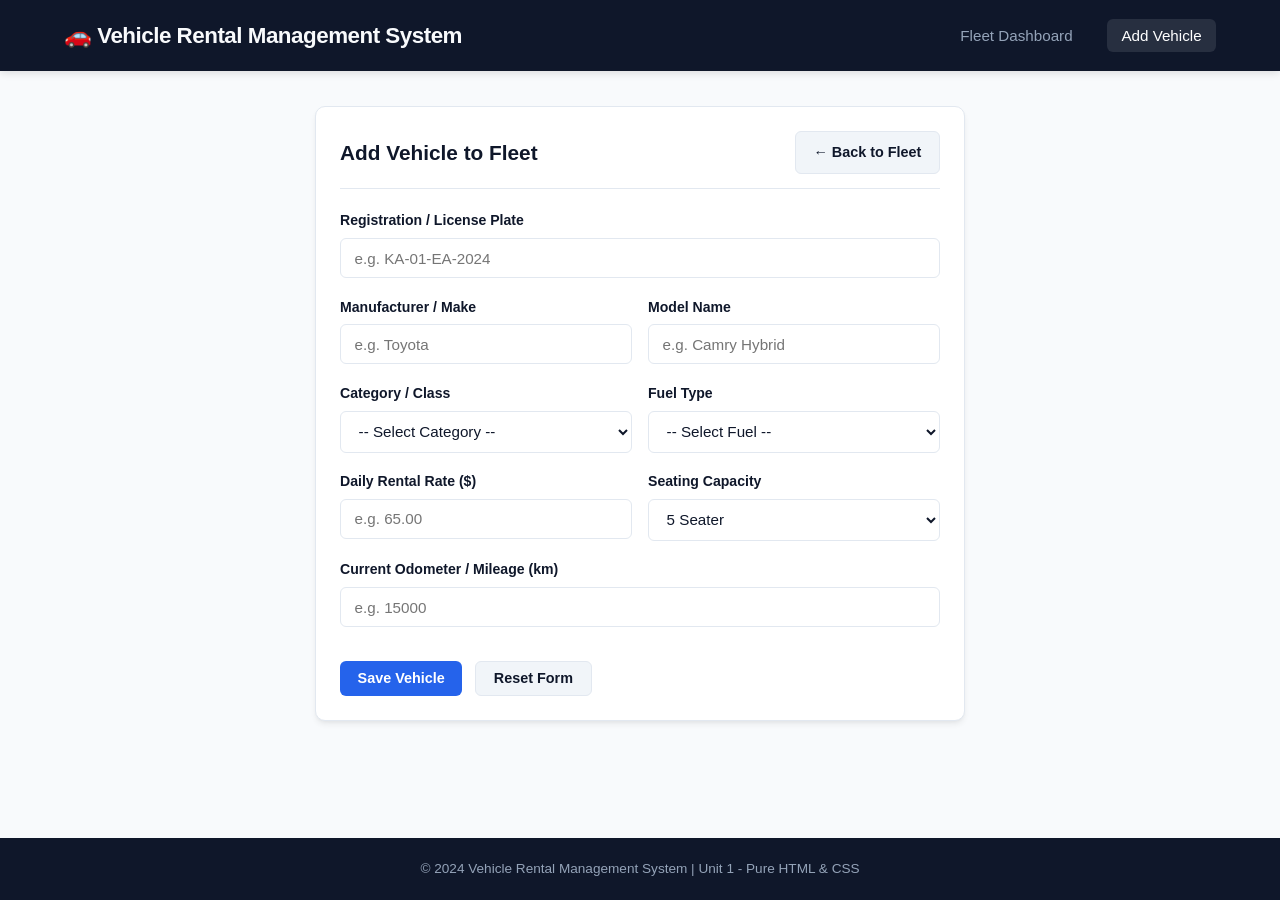
<file: unit-1/add-vehicle.html>
<!DOCTYPE html>
<html lang="en">
<head>
    <meta charset="UTF-8">
    <meta name="viewport" content="width=device-width, initial-scale=1.0">
    <title>Add Vehicle - Unit 1</title>
    <link rel="stylesheet" href="style.css">
</head>
<body>

    <!-- Header & Navigation -->
    <header class="header">
        <div class="container navbar">
            <h1 class="logo">🚗 Vehicle Rental Management System</h1>
            <nav>
                <ul class="nav-links">
                    <li><a href="index.html">Fleet Dashboard</a></li>
                    <li><a href="add-vehicle.html" class="active">Add Vehicle</a></li>
                </ul>
            </nav>
        </div>
    </header>

    <!-- Main Content -->
    <main class="container">
        <section class="card form-card">
            <div class="card-header">
                <h2>Add Vehicle to Fleet</h2>
                <a href="index.html" class="btn btn-secondary">← Back to Fleet</a>
            </div>

            <form action="#" method="get" class="vehicle-form">
                
                <div class="form-group">
                    <label for="registrationNumber">Registration / License Plate</label>
                    <input type="text" id="registrationNumber" name="registrationNumber" placeholder="e.g. KA-01-EA-2024" required>
                </div>

                <div class="form-row">
                    <div class="form-group">
                        <label for="make">Manufacturer / Make</label>
                        <input type="text" id="make" name="make" placeholder="e.g. Toyota" required>
                    </div>

                    <div class="form-group">
                        <label for="model">Model Name</label>
                        <input type="text" id="model" name="model" placeholder="e.g. Camry Hybrid" required>
                    </div>
                </div>

                <div class="form-row">
                    <div class="form-group">
                        <label for="category">Category / Class</label>
                        <select id="category" name="category" required>
                            <option value="">-- Select Category --</option>
                            <option value="Sedan">Sedan</option>
                            <option value="SUV">SUV</option>
                            <option value="Electric">Electric</option>
                            <option value="Luxury">Luxury</option>
                            <option value="Sports">Sports</option>
                            <option value="Hatchback">Hatchback</option>
                        </select>
                    </div>

                    <div class="form-group">
                        <label for="fuelType">Fuel Type</label>
                        <select id="fuelType" name="fuelType" required>
                            <option value="">-- Select Fuel --</option>
                            <option value="Petrol">Petrol</option>
                            <option value="Diesel">Diesel</option>
                            <option value="Electric">Electric</option>
                            <option value="Hybrid">Hybrid</option>
                        </select>
                    </div>
                </div>

                <div class="form-row">
                    <div class="form-group">
                        <label for="dailyRate">Daily Rental Rate ($)</label>
                        <input type="number" id="dailyRate" name="dailyRate" step="0.5" min="10" placeholder="e.g. 65.00" required>
                    </div>

                    <div class="form-group">
                        <label for="seatingCapacity">Seating Capacity</label>
                        <select id="seatingCapacity" name="seatingCapacity">
                            <option value="2">2 Seater</option>
                            <option value="4">4 Seater</option>
                            <option value="5" selected>5 Seater</option>
                            <option value="7">7 Seater</option>
                            <option value="8">8+ Seater</option>
                        </select>
                    </div>
                </div>

                <div class="form-group">
                    <label for="mileage">Current Odometer / Mileage (km)</label>
                    <input type="number" id="mileage" name="mileage" placeholder="e.g. 15000" min="0">
                </div>

                <div class="form-actions">
                    <button type="submit" class="btn btn-primary">Save Vehicle</button>
                    <button type="reset" class="btn btn-secondary">Reset Form</button>
                </div>

            </form>
        </section>
    </main>

    <!-- Footer -->
    <footer class="footer">
        <p>© 2024 Vehicle Rental Management System | Unit 1 - Pure HTML & CSS</p>
    </footer>

</body>
</html>
</file>
<file: unit-1/style.css>
/* ============================================================
   Vehicle Rental Management System - Unit 1 Stylesheet
   Modern, Clean, Responsive CSS3
   ============================================================ */

:root {
    --primary: #2563eb;
    --primary-hover: #1d4ed8;
    --primary-light: #eff6ff;
    --secondary: #64748b;
    --secondary-hover: #475569;
    --bg-main: #f8fafc;
    --card-bg: #ffffff;
    --border-color: #e2e8f0;
    --text-dark: #0f172a;
    --text-muted: #64748b;
    --text-light: #f8fafc;
    --success: #10b981;
    --success-bg: #ecfdf5;
    --warning: #f59e0b;
    --warning-bg: #fffbeb;
    --danger: #ef4444;
    --danger-bg: #fef2f2;
    --info: #0284c7;
    --info-bg: #f0f9ff;
    --radius: 10px;
    --shadow: 0 4px 6px -1px rgba(0, 0, 0, 0.07), 0 2px 4px -2px rgba(0, 0, 0, 0.05);
    --shadow-lg: 0 10px 15px -3px rgba(0, 0, 0, 0.08), 0 4px 6px -4px rgba(0, 0, 0, 0.03);
    --transition: all 0.2s ease-in-out;
}

* {
    margin: 0;
    padding: 0;
    box-sizing: border-box;
    font-family: -apple-system, BlinkMacSystemFont, "Segoe UI", Roboto, Oxygen, Ubuntu, Cantarell, "Helvetica Neue", sans-serif;
}

body {
    background-color: var(--bg-main);
    color: var(--text-dark);
    line-height: 1.6;
    display: flex;
    flex-direction: column;
    min-height: 100vh;
}

.container {
    width: 90%;
    max-width: 1200px;
    margin: 0 auto;
}

/* Header & Navigation */
.header {
    background: #0f172a;
    color: var(--text-light);
    padding: 1.1rem 0;
    box-shadow: 0 2px 8px rgba(0,0,0,0.12);
}

.navbar {
    display: flex;
    justify-content: space-between;
    align-items: center;
}

.logo {
    font-size: 1.4rem;
    font-weight: 700;
    letter-spacing: -0.5px;
    display: flex;
    align-items: center;
    gap: 8px;
}

.nav-links {
    list-style: none;
    display: flex;
    gap: 1.25rem;
}

.nav-links a {
    color: #94a3b8;
    text-decoration: none;
    font-weight: 500;
    font-size: 0.95rem;
    padding: 0.5rem 0.9rem;
    border-radius: 6px;
    transition: var(--transition);
}

.nav-links a:hover,
.nav-links a.active {
    color: #ffffff;
    background-color: rgba(255, 255, 255, 0.1);
}

/* Main Layout */
main.container {
    padding: 2.2rem 0;
    flex: 1;
}

/* Cards */
.card {
    background-color: var(--card-bg);
    border-radius: var(--radius);
    border: 1px solid var(--border-color);
    box-shadow: var(--shadow);
    padding: 1.5rem;
    margin-bottom: 2rem;
}

/* Stats Section */
.stats-section {
    display: grid;
    grid-template-columns: repeat(auto-fit, minmax(240px, 1fr));
    gap: 1.25rem;
    margin-bottom: 2rem;
}

.stat-card {
    margin-bottom: 0;
    border-left: 4px solid var(--primary);
    transition: var(--transition);
}

.stat-card:hover {
    transform: translateY(-2px);
    box-shadow: var(--shadow-lg);
}

.stat-card h3 {
    font-size: 0.85rem;
    text-transform: uppercase;
    letter-spacing: 0.05em;
    color: var(--text-muted);
    margin-bottom: 0.5rem;
}

.stat-number {
    font-size: 2rem;
    font-weight: 700;
    color: var(--text-dark);
}

/* Card Header */
.card-header {
    display: flex;
    justify-content: space-between;
    align-items: center;
    margin-bottom: 1.25rem;
    border-bottom: 1px solid var(--border-color);
    padding-bottom: 0.9rem;
}

.card-header h2 {
    font-size: 1.3rem;
    font-weight: 700;
    color: var(--text-dark);
}

/* Buttons */
.btn {
    display: inline-flex;
    align-items: center;
    gap: 6px;
    padding: 0.55rem 1.1rem;
    font-size: 0.9rem;
    font-weight: 600;
    border-radius: 6px;
    border: none;
    cursor: pointer;
    text-decoration: none;
    transition: var(--transition);
}

.btn-primary {
    background-color: var(--primary);
    color: #ffffff;
}

.btn-primary:hover {
    background-color: var(--primary-hover);
}

.btn-secondary {
    background-color: #f1f5f9;
    color: var(--text-dark);
    border: 1px solid var(--border-color);
}

.btn-secondary:hover {
    background-color: #e2e8f0;
}

/* Tables */
.table-responsive {
    overflow-x: auto;
}

table {
    width: 100%;
    border-collapse: collapse;
    text-align: left;
    font-size: 0.92rem;
}

th, td {
    padding: 0.85rem 1rem;
    border-bottom: 1px solid var(--border-color);
}

th {
    background-color: #f8fafc;
    color: var(--text-muted);
    font-weight: 600;
    font-size: 0.8rem;
    text-transform: uppercase;
    letter-spacing: 0.04em;
}

tbody tr:hover {
    background-color: #f1f5f9;
}

code {
    background-color: #f1f5f9;
    padding: 2px 6px;
    border-radius: 4px;
    font-size: 0.88em;
    color: #0f172a;
    font-family: ui-monospace, SFMono-Regular, Menlo, Monaco, Consolas, monospace;
}

/* Badges */
.badge {
    display: inline-block;
    padding: 0.25rem 0.65rem;
    border-radius: 9999px;
    font-size: 0.75rem;
    font-weight: 600;
    text-transform: uppercase;
    letter-spacing: 0.03em;
}

.badge-available,
.badge-success {
    background-color: var(--success-bg);
    color: var(--success);
    border: 1px solid rgba(16, 185, 129, 0.2);
}

.badge-rented,
.badge-warning {
    background-color: var(--warning-bg);
    color: var(--warning);
    border: 1px solid rgba(245, 158, 11, 0.2);
}

.badge-maintenance,
.badge-danger {
    background-color: var(--danger-bg);
    color: var(--danger);
    border: 1px solid rgba(239, 68, 68, 0.2);
}

.badge-category {
    background-color: var(--info-bg);
    color: var(--info);
    border: 1px solid rgba(2, 132, 199, 0.2);
}

/* Forms */
.form-card {
    max-width: 650px;
    margin: 0 auto;
}

.vehicle-form {
    display: flex;
    flex-direction: column;
    gap: 1.1rem;
}

.form-group {
    display: flex;
    flex-direction: column;
    gap: 0.4rem;
}

.form-row {
    display: grid;
    grid-template-columns: 1fr 1fr;
    gap: 1rem;
}

label {
    font-size: 0.88rem;
    font-weight: 600;
    color: var(--text-dark);
}

input[type="text"],
input[type="number"],
input[type="email"],
select {
    width: 100%;
    padding: 0.65rem 0.85rem;
    border: 1px solid var(--border-color);
    border-radius: 6px;
    font-size: 0.95rem;
    background-color: #ffffff;
    color: var(--text-dark);
    transition: var(--transition);
}

input:focus,
select:focus {
    outline: none;
    border-color: var(--primary);
    box-shadow: 0 0 0 3px rgba(37, 99, 235, 0.15);
}

.form-actions {
    display: flex;
    gap: 0.8rem;
    margin-top: 1rem;
}

/* Footer */
.footer {
    background-color: #0f172a;
    color: #94a3b8;
    text-align: center;
    padding: 1.25rem 0;
    font-size: 0.85rem;
    margin-top: auto;
}

@media (max-width: 768px) {
    .navbar {
        flex-direction: column;
        gap: 0.75rem;
    }
    .form-row {
        grid-template-columns: 1fr;
    }
}
</file>
<file: unit-2/style.css>
/* ============================================================
   Vehicle Rental Management System - Unit 2 Stylesheet
   Modern, Interactive, Dynamic Client-Side JS UI
   ============================================================ */

:root {
    --primary: #2563eb;
    --primary-hover: #1d4ed8;
    --primary-light: #eff6ff;
    --secondary: #64748b;
    --secondary-hover: #475569;
    --bg-main: #0f172a;
    --card-bg: #1e293b;
    --border-color: #334155;
    --text-dark: #f8fafc;
    --text-muted: #94a3b8;
    --text-light: #ffffff;
    --success: #10b981;
    --success-bg: rgba(16, 185, 129, 0.15);
    --warning: #f59e0b;
    --warning-bg: rgba(245, 158, 11, 0.15);
    --danger: #ef4444;
    --danger-bg: rgba(239, 68, 68, 0.15);
    --info: #38bdf8;
    --info-bg: rgba(56, 189, 248, 0.15);
    --radius: 12px;
    --shadow: 0 4px 12px rgba(0, 0, 0, 0.25);
    --shadow-lg: 0 10px 25px rgba(0, 0, 0, 0.35);
    --transition: all 0.2s cubic-bezier(0.4, 0, 0.2, 1);
}

* {
    margin: 0;
    padding: 0;
    box-sizing: border-box;
    font-family: -apple-system, BlinkMacSystemFont, "Segoe UI", Roboto, Oxygen, Ubuntu, Cantarell, "Helvetica Neue", sans-serif;
}

body {
    background-color: var(--bg-main);
    color: var(--text-dark);
    line-height: 1.6;
    display: flex;
    flex-direction: column;
    min-height: 100vh;
}

.container {
    width: 92%;
    max-width: 1250px;
    margin: 0 auto;
}

/* Header */
.header {
    background: #090d16;
    border-bottom: 1px solid var(--border-color);
    color: var(--text-light);
    padding: 1.2rem 0;
}

.navbar {
    display: flex;
    justify-content: space-between;
    align-items: center;
}

.brand {
    display: flex;
    align-items: center;
    gap: 12px;
}

.logo {
    font-size: 1.35rem;
    font-weight: 700;
    letter-spacing: -0.5px;
}

.badge-unit {
    background-color: #3b82f6;
    color: #ffffff;
    font-size: 0.75rem;
    font-weight: 600;
    padding: 4px 10px;
    border-radius: 9999px;
}

/* Main Content */
main.container {
    padding: 2rem 0;
    flex: 1;
}

/* Alert Box */
.alert {
    padding: 0.9rem 1.2rem;
    border-radius: 8px;
    margin-bottom: 1.5rem;
    font-weight: 500;
    font-size: 0.92rem;
    display: flex;
    align-items: center;
    gap: 10px;
    animation: fadeIn 0.3s ease;
}

.alert-success {
    background-color: rgba(16, 185, 129, 0.2);
    border: 1px solid var(--success);
    color: #6ee7b7;
}

.alert-danger {
    background-color: rgba(239, 68, 68, 0.2);
    border: 1px solid var(--danger);
    color: #fca5a5;
}

.alert-info {
    background-color: rgba(56, 189, 248, 0.2);
    border: 1px solid var(--info);
    color: #7dd3fc;
}

.d-none {
    display: none !important;
}

/* Stats Section */
.stats-section {
    display: grid;
    grid-template-columns: repeat(auto-fit, minmax(220px, 1fr));
    gap: 1.25rem;
    margin-bottom: 2rem;
}

.stat-card {
    background-color: var(--card-bg);
    border: 1px solid var(--border-color);
    border-radius: var(--radius);
    padding: 1.4rem;
    box-shadow: var(--shadow);
    transition: var(--transition);
    position: relative;
    overflow: hidden;
}

.stat-card:hover {
    transform: translateY(-3px);
    box-shadow: var(--shadow-lg);
    border-color: #475569;
}

.stat-card h3 {
    font-size: 0.8rem;
    text-transform: uppercase;
    letter-spacing: 0.05em;
    color: var(--text-muted);
    margin-bottom: 0.5rem;
}

.stat-number {
    font-size: 2.1rem;
    font-weight: 700;
    color: var(--text-light);
}

/* Two-column layout: Form on Left, Table on Right */
.dashboard-grid {
    display: grid;
    grid-template-columns: 380px 1fr;
    gap: 1.75rem;
    align-items: start;
}

@media (max-width: 992px) {
    .dashboard-grid {
        grid-template-columns: 1fr;
    }
}

.card {
    background-color: var(--card-bg);
    border: 1px solid var(--border-color);
    border-radius: var(--radius);
    padding: 1.5rem;
    box-shadow: var(--shadow);
}

.card-header {
    margin-bottom: 1.25rem;
    border-bottom: 1px solid var(--border-color);
    padding-bottom: 0.8rem;
}

.card-header h2 {
    font-size: 1.2rem;
    font-weight: 700;
    color: var(--text-light);
}

.flex-between {
    display: flex;
    justify-content: space-between;
    align-items: center;
    flex-wrap: wrap;
    gap: 10px;
}

/* Form Controls & Validation */
.form-group {
    display: flex;
    flex-direction: column;
    gap: 0.35rem;
    margin-bottom: 1rem;
}

.form-row {
    display: grid;
    grid-template-columns: 1fr 1fr;
    gap: 0.75rem;
}

label {
    font-size: 0.84rem;
    font-weight: 600;
    color: var(--text-muted);
}

.required {
    color: var(--danger);
}

input[type="text"],
input[type="number"],
select {
    width: 100%;
    padding: 0.65rem 0.85rem;
    border: 1px solid var(--border-color);
    border-radius: 8px;
    font-size: 0.92rem;
    background-color: #0f172a;
    color: var(--text-light);
    transition: var(--transition);
}

input:focus,
select:focus {
    outline: none;
    border-color: var(--primary);
    box-shadow: 0 0 0 3px rgba(37, 99, 235, 0.25);
}

.input-error {
    border-color: var(--danger) !important;
}

.error-msg {
    font-size: 0.75rem;
    color: var(--danger);
    min-height: 16px;
    margin-top: 2px;
}

.form-actions {
    display: flex;
    gap: 0.75rem;
    margin-top: 0.5rem;
}

/* Buttons */
.btn {
    display: inline-flex;
    align-items: center;
    justify-content: center;
    gap: 6px;
    padding: 0.6rem 1.1rem;
    font-size: 0.88rem;
    font-weight: 600;
    border-radius: 8px;
    border: none;
    cursor: pointer;
    transition: var(--transition);
    text-decoration: none;
}

.btn-primary {
    background-color: var(--primary);
    color: #ffffff;
}

.btn-primary:hover {
    background-color: var(--primary-hover);
}

.btn-secondary {
    background-color: #334155;
    color: #f8fafc;
}

.btn-secondary:hover {
    background-color: #475569;
}

.btn-sm {
    padding: 0.35rem 0.65rem;
    font-size: 0.78rem;
    border-radius: 6px;
}

.btn-danger {
    background-color: rgba(239, 68, 68, 0.2);
    color: #fca5a5;
    border: 1px solid rgba(239, 68, 68, 0.4);
}

.btn-danger:hover {
    background-color: var(--danger);
    color: #ffffff;
}

.btn-action {
    background-color: rgba(56, 189, 248, 0.2);
    color: #7dd3fc;
    border: 1px solid rgba(56, 189, 248, 0.4);
}

.btn-action:hover {
    background-color: #0284c7;
    color: #ffffff;
}

/* Search bar */
.search-input {
    min-width: 260px;
    padding: 0.6rem 0.9rem;
    background-color: #0f172a;
    border: 1px solid var(--border-color);
    border-radius: 8px;
    color: var(--text-light);
    font-size: 0.88rem;
}

/* Table */
.table-responsive {
    overflow-x: auto;
}

table {
    width: 100%;
    border-collapse: collapse;
    font-size: 0.9rem;
    margin-top: 0.5rem;
}

th, td {
    padding: 0.85rem 0.9rem;
    border-bottom: 1px solid var(--border-color);
    text-align: left;
}

th {
    background-color: rgba(15, 23, 42, 0.6);
    color: var(--text-muted);
    font-size: 0.75rem;
    text-transform: uppercase;
    letter-spacing: 0.05em;
    font-weight: 600;
}

tbody tr:hover {
    background-color: rgba(255, 255, 255, 0.03);
}

code {
    background-color: #0f172a;
    padding: 3px 6px;
    border-radius: 5px;
    color: #38bdf8;
    font-size: 0.84rem;
    border: 1px solid #1e293b;
    font-family: ui-monospace, SFMono-Regular, monospace;
}

/* Status Badges */
.badge {
    display: inline-block;
    padding: 3px 8px;
    border-radius: 9999px;
    font-size: 0.72rem;
    font-weight: 600;
    text-transform: uppercase;
    letter-spacing: 0.04em;
}

.badge-available {
    background-color: var(--success-bg);
    color: var(--success);
    border: 1px solid rgba(16, 185, 129, 0.3);
}

.badge-rented {
    background-color: var(--warning-bg);
    color: var(--warning);
    border: 1px solid rgba(245, 158, 11, 0.3);
}

.badge-maintenance {
    background-color: var(--danger-bg);
    color: var(--danger);
    border: 1px solid rgba(239, 68, 68, 0.3);
}

.badge-category {
    background-color: var(--info-bg);
    color: var(--info);
    border: 1px solid rgba(56, 189, 248, 0.3);
}

/* Empty State */
.empty-state {
    text-align: center;
    padding: 2.5rem;
    color: var(--text-muted);
    font-size: 0.95rem;
}

/* Footer */
.footer {
    background-color: #090d16;
    border-top: 1px solid var(--border-color);
    color: var(--text-muted);
    text-align: center;
    padding: 1.25rem 0;
    font-size: 0.85rem;
    margin-top: auto;
}

@keyframes fadeIn {
    from { opacity: 0; transform: translateY(-4px); }
    to { opacity: 1; transform: translateY(0); }
}
</file>
<file: unit-4/frontend/style.css>
/* ============================================================
   Vehicle Rental Management System - Unit 4 Stylesheet
   Modern Glassmorphism & High-Contrast Design
   ============================================================ */

:root {
    --primary: #3b82f6;
    --primary-hover: #2563eb;
    --accent: #8b5cf6;
    --bg-main: #090d16;
    --card-bg: #131b2e;
    --border-color: #1e293b;
    --text-dark: #f8fafc;
    --text-muted: #94a3b8;
    --text-light: #ffffff;
    --success: #10b981;
    --success-bg: rgba(16, 185, 129, 0.15);
    --warning: #f59e0b;
    --warning-bg: rgba(245, 158, 11, 0.15);
    --danger: #ef4444;
    --danger-bg: rgba(239, 68, 68, 0.15);
    --info: #06b6d4;
    --info-bg: rgba(6, 182, 212, 0.15);
    --radius: 12px;
    --shadow: 0 4px 15px rgba(0, 0, 0, 0.4);
    --transition: all 0.2s cubic-bezier(0.4, 0, 0.2, 1);
}

* {
    margin: 0;
    padding: 0;
    box-sizing: border-box;
    font-family: -apple-system, BlinkMacSystemFont, "Segoe UI", Roboto, Oxygen, Ubuntu, Cantarell, "Helvetica Neue", sans-serif;
}

body {
    background-color: var(--bg-main);
    color: var(--text-dark);
    line-height: 1.6;
    display: flex;
    flex-direction: column;
    min-height: 100vh;
}

.container {
    width: 92%;
    max-width: 1280px;
    margin: 0 auto;
}

/* Header */
.header {
    background: #060910;
    border-bottom: 1px solid var(--border-color);
    padding: 1.25rem 0;
}

.navbar {
    display: flex;
    justify-content: space-between;
    align-items: center;
}

.brand {
    display: flex;
    align-items: center;
    gap: 12px;
}

.logo {
    font-size: 1.4rem;
    font-weight: 700;
    letter-spacing: -0.5px;
}

.badge-unit {
    background: linear-gradient(135deg, #3b82f6, #8b5cf6);
    color: #ffffff;
    font-size: 0.75rem;
    font-weight: 600;
    padding: 4px 12px;
    border-radius: 9999px;
}

/* Status Banner */
.status-banner {
    padding: 0.85rem 1.25rem;
    border-radius: 8px;
    margin-bottom: 1.5rem;
    font-size: 0.9rem;
    font-weight: 500;
    display: flex;
    align-items: center;
    gap: 10px;
}

.status-indicator {
    width: 10px;
    height: 10px;
    border-radius: 50%;
    display: inline-block;
}

.status-online {
    background-color: rgba(16, 185, 129, 0.15);
    border: 1px solid var(--success);
    color: #6ee7b7;
}
.status-online .status-indicator {
    background-color: var(--success);
    box-shadow: 0 0 8px var(--success);
}

.status-error {
    background-color: rgba(239, 68, 68, 0.15);
    border: 1px solid var(--danger);
    color: #fca5a5;
}
.status-error .status-indicator {
    background-color: var(--danger);
}

.status-loading {
    background-color: rgba(59, 130, 246, 0.15);
    border: 1px solid var(--primary);
    color: #bfdbfe;
}
.status-loading .status-indicator {
    background-color: var(--primary);
    animation: pulse 1.5s infinite;
}

@keyframes pulse {
    0%, 100% { opacity: 1; transform: scale(1); }
    50% { opacity: 0.3; transform: scale(0.8); }
}

/* Alert Notification */
.alert {
    padding: 0.9rem 1.2rem;
    border-radius: 8px;
    margin-bottom: 1.5rem;
    font-size: 0.9rem;
    font-weight: 500;
}
.alert-success { background-color: rgba(16, 185, 129, 0.2); border: 1px solid var(--success); color: #6ee7b7; }
.alert-danger { background-color: rgba(239, 68, 68, 0.2); border: 1px solid var(--danger); color: #fca5a5; }

.d-none { display: none !important; }

/* Main Content */
main.container {
    padding: 2rem 0;
    flex: 1;
}

/* Stat Cards */
.stats-section {
    display: grid;
    grid-template-columns: repeat(auto-fit, minmax(220px, 1fr));
    gap: 1.25rem;
    margin-bottom: 2rem;
}

.stat-card {
    background-color: var(--card-bg);
    border: 1px solid var(--border-color);
    border-radius: var(--radius);
    padding: 1.4rem;
    box-shadow: var(--shadow);
    transition: var(--transition);
}

.stat-card:hover {
    transform: translateY(-2px);
    border-color: #334155;
}

.stat-card h3 {
    font-size: 0.78rem;
    text-transform: uppercase;
    letter-spacing: 0.05em;
    color: var(--text-muted);
    margin-bottom: 0.5rem;
}

.stat-number {
    font-size: 2.1rem;
    font-weight: 700;
    color: var(--text-light);
}

/* Card */
.card {
    background-color: var(--card-bg);
    border: 1px solid var(--border-color);
    border-radius: var(--radius);
    padding: 1.5rem;
    box-shadow: var(--shadow);
    margin-bottom: 2rem;
}

.card-header {
    border-bottom: 1px solid var(--border-color);
    padding-bottom: 0.9rem;
    margin-bottom: 1.25rem;
}

.flex-between {
    display: flex;
    justify-content: space-between;
    align-items: center;
    flex-wrap: wrap;
    gap: 12px;
}

.header-tools {
    display: flex;
    align-items: center;
    gap: 10px;
}

.search-input {
    min-width: 260px;
    padding: 0.6rem 0.9rem;
    background-color: #0b1120;
    border: 1px solid var(--border-color);
    border-radius: 8px;
    color: var(--text-light);
    font-size: 0.88rem;
}

/* Buttons */
.btn {
    display: inline-flex;
    align-items: center;
    gap: 6px;
    padding: 0.6rem 1.15rem;
    font-size: 0.88rem;
    font-weight: 600;
    border-radius: 8px;
    border: none;
    cursor: pointer;
    text-decoration: none;
    transition: var(--transition);
}

.btn-primary { background-color: var(--primary); color: #ffffff; }
.btn-primary:hover { background-color: var(--primary-hover); }

.btn-secondary { background-color: #1e293b; color: #f8fafc; }
.btn-secondary:hover { background-color: #334155; }

.btn-sm { padding: 0.35rem 0.65rem; font-size: 0.78rem; border-radius: 6px; }

.btn-delete {
    background-color: rgba(239, 68, 68, 0.2);
    color: #fca5a5;
    border: 1px solid rgba(239, 68, 68, 0.4);
}
.btn-delete:hover { background-color: var(--danger); color: #ffffff; }

.btn-rent {
    background-color: rgba(16, 185, 129, 0.2);
    color: #6ee7b7;
    border: 1px solid rgba(16, 185, 129, 0.4);
}
.btn-rent:hover { background-color: var(--success); color: #ffffff; }

.btn-return {
    background-color: rgba(245, 158, 11, 0.2);
    color: #fde68a;
    border: 1px solid rgba(245, 158, 11, 0.4);
}
.btn-return:hover { background-color: var(--warning); color: #000; }

/* Table */
.table-responsive { overflow-x: auto; }

table {
    width: 100%;
    border-collapse: collapse;
    font-size: 0.9rem;
}

th, td {
    padding: 0.85rem 1rem;
    border-bottom: 1px solid var(--border-color);
    text-align: left;
}

th {
    background-color: rgba(11, 17, 32, 0.7);
    color: var(--text-muted);
    font-size: 0.76rem;
    text-transform: uppercase;
    letter-spacing: 0.05em;
    font-weight: 600;
}

tbody tr:hover { background-color: rgba(255, 255, 255, 0.03); }

code {
    background-color: #0b1120;
    padding: 3px 6px;
    border-radius: 5px;
    color: #38bdf8;
    font-size: 0.84rem;
    border: 1px solid var(--border-color);
    font-family: ui-monospace, SFMono-Regular, monospace;
}

/* Badges */
.badge {
    display: inline-block;
    padding: 3px 8px;
    border-radius: 9999px;
    font-size: 0.72rem;
    font-weight: 600;
    text-transform: uppercase;
    letter-spacing: 0.04em;
}

.badge-available { background-color: var(--success-bg); color: var(--success); border: 1px solid rgba(16, 185, 129, 0.3); }
.badge-rented { background-color: var(--warning-bg); color: var(--warning); border: 1px solid rgba(245, 158, 11, 0.3); }
.badge-maintenance { background-color: var(--danger-bg); color: var(--danger); border: 1px solid rgba(239, 68, 68, 0.3); }
.badge-category { background-color: var(--info-bg); color: var(--info); border: 1px solid rgba(6, 182, 212, 0.3); }

.empty-state { text-align: center; padding: 2.5rem; color: var(--text-muted); }

/* Modals */
.modal {
    position: fixed;
    top: 0; left: 0; width: 100%; height: 100%;
    background-color: rgba(0, 0, 0, 0.75);
    backdrop-filter: blur(4px);
    display: flex;
    justify-content: center;
    align-items: center;
    z-index: 1000;
}

.modal-content {
    background-color: var(--card-bg);
    border: 1px solid #334155;
    border-radius: var(--radius);
    padding: 2rem;
    width: 92%;
    max-width: 550px;
    box-shadow: 0 20px 40px rgba(0,0,0,0.6);
    position: relative;
}

.modal-header {
    display: flex;
    justify-content: space-between;
    align-items: center;
    margin-bottom: 1.5rem;
    border-bottom: 1px solid var(--border-color);
    padding-bottom: 0.8rem;
}

.modal-header h3 { font-size: 1.25rem; color: var(--text-light); }

.close-btn {
    font-size: 1.5rem;
    color: var(--text-muted);
    cursor: pointer;
}
.close-btn:hover { color: #ffffff; }

.modal-form { display: flex; flex-direction: column; gap: 1rem; }

.form-group { display: flex; flex-direction: column; gap: 0.35rem; }
.form-row { display: grid; grid-template-columns: 1fr 1fr; gap: 0.75rem; }

label { font-size: 0.84rem; font-weight: 600; color: var(--text-muted); }
.required { color: var(--danger); }

input[type="text"],
input[type="number"],
select {
    width: 100%;
    padding: 0.65rem 0.85rem;
    border: 1px solid var(--border-color);
    border-radius: 8px;
    font-size: 0.92rem;
    background-color: #0b1120;
    color: var(--text-light);
}

input:focus, select:focus {
    outline: none;
    border-color: var(--primary);
    box-shadow: 0 0 0 3px rgba(59, 130, 246, 0.25);
}

.modal-actions {
    display: flex;
    gap: 0.75rem;
    margin-top: 1rem;
}

/* Footer */
.footer {
    background-color: #060910;
    border-top: 1px solid var(--border-color);
    color: var(--text-muted);
    text-align: center;
    padding: 1.25rem 0;
    font-size: 0.85rem;
    margin-top: auto;
}
</file>
<file: unit-5/frontend/style.css>
/* ============================================================
   Vehicle Rental Management System - Unit 5 Final Stylesheet
   State-of-the-Art Sleek Dark Design System
   ============================================================ */

:root {
    --primary: #3b82f6;
    --primary-hover: #2563eb;
    --primary-glow: rgba(59, 130, 246, 0.4);
    --accent: #8b5cf6;
    --accent-glow: rgba(139, 92, 246, 0.35);
    --bg-main: #090d16;
    --card-bg: #111827;
    --card-hover: #162035;
    --border-color: #1e293b;
    --border-highlight: #334155;
    --text-dark: #f8fafc;
    --text-muted: #94a3b8;
    --text-light: #ffffff;
    --success: #10b981;
    --success-bg: rgba(16, 185, 129, 0.15);
    --warning: #f59e0b;
    --warning-bg: rgba(245, 158, 11, 0.15);
    --danger: #ef4444;
    --danger-bg: rgba(239, 68, 68, 0.15);
    --info: #06b6d4;
    --info-bg: rgba(6, 182, 212, 0.15);
    --radius-sm: 6px;
    --radius: 12px;
    --radius-lg: 16px;
    --shadow: 0 4px 15px rgba(0, 0, 0, 0.45);
    --shadow-lg: 0 12px 30px rgba(0, 0, 0, 0.6);
    --transition: all 0.22s cubic-bezier(0.4, 0, 0.2, 1);
}

* {
    margin: 0;
    padding: 0;
    box-sizing: border-box;
    font-family: -apple-system, BlinkMacSystemFont, "Segoe UI", Roboto, "Helvetica Neue", Arial, sans-serif;
}

body {
    background-color: var(--bg-main);
    color: var(--text-dark);
    line-height: 1.6;
    display: flex;
    flex-direction: column;
    min-height: 100vh;
}

.container {
    width: 92%;
    max-width: 1320px;
    margin: 0 auto;
}

/* Header & Navigation */
.header {
    background: #060911;
    border-bottom: 1px solid var(--border-color);
    padding: 1.25rem 0;
    position: sticky;
    top: 0;
    z-index: 100;
    backdrop-filter: blur(12px);
}

.navbar {
    display: flex;
    justify-content: space-between;
    align-items: center;
}

.brand {
    display: flex;
    align-items: center;
    gap: 12px;
}

.logo {
    font-size: 1.45rem;
    font-weight: 800;
    letter-spacing: -0.5px;
    background: linear-gradient(135deg, #ffffff, #94a3b8);
    -webkit-background-clip: text;
    -webkit-text-fill-color: transparent;
}

.badge-unit {
    background: linear-gradient(135deg, #3b82f6, #8b5cf6);
    color: #ffffff;
    font-size: 0.75rem;
    font-weight: 700;
    padding: 4px 12px;
    border-radius: 9999px;
    letter-spacing: 0.04em;
    text-transform: uppercase;
    box-shadow: 0 0 12px var(--accent-glow);
}

.nav-actions {
    display: flex;
    align-items: center;
    gap: 12px;
}

/* Status Banner */
.status-banner {
    padding: 0.85rem 1.3rem;
    border-radius: 10px;
    margin-bottom: 1.6rem;
    font-size: 0.9rem;
    font-weight: 500;
    display: flex;
    align-items: center;
    gap: 10px;
    transition: var(--transition);
}

.status-indicator {
    width: 10px;
    height: 10px;
    border-radius: 50%;
    display: inline-block;
}

.status-online {
    background-color: rgba(16, 185, 129, 0.12);
    border: 1px solid var(--success);
    color: #6ee7b7;
}
.status-online .status-indicator {
    background-color: var(--success);
    box-shadow: 0 0 10px var(--success);
}

.status-error {
    background-color: rgba(239, 68, 68, 0.12);
    border: 1px solid var(--danger);
    color: #fca5a5;
}
.status-error .status-indicator {
    background-color: var(--danger);
}

.status-loading {
    background-color: rgba(59, 130, 246, 0.12);
    border: 1px solid var(--primary);
    color: #bfdbfe;
}
.status-loading .status-indicator {
    background-color: var(--primary);
    animation: pulse 1.5s infinite;
}

@keyframes pulse {
    0%, 100% { opacity: 1; transform: scale(1); }
    50% { opacity: 0.3; transform: scale(0.85); }
}

/* Alert Notification */
.alert {
    padding: 0.95rem 1.3rem;
    border-radius: 10px;
    margin-bottom: 1.5rem;
    font-size: 0.92rem;
    font-weight: 500;
    animation: fadeIn 0.3s ease;
}
.alert-success { background-color: rgba(16, 185, 129, 0.2); border: 1px solid var(--success); color: #6ee7b7; }
.alert-danger { background-color: rgba(239, 68, 68, 0.2); border: 1px solid var(--danger); color: #fca5a5; }

.d-none { display: none !important; }

/* Main Content */
main.container {
    padding: 2.2rem 0;
    flex: 1;
}

/* Stats Section */
.stats-section {
    display: grid;
    grid-template-columns: repeat(auto-fit, minmax(240px, 1fr));
    gap: 1.35rem;
    margin-bottom: 2rem;
}

.stat-card {
    background: linear-gradient(180deg, #162035 0%, #111827 100%);
    border: 1px solid var(--border-color);
    border-radius: var(--radius);
    padding: 1.4rem 1.6rem;
    box-shadow: var(--shadow);
    transition: var(--transition);
    position: relative;
    overflow: hidden;
}

.stat-card::before {
    content: '';
    position: absolute;
    top: 0; left: 0; right: 0;
    height: 3px;
    background: linear-gradient(90deg, var(--primary), var(--accent));
    opacity: 0.8;
}

.stat-card:hover {
    transform: translateY(-3px);
    border-color: var(--border-highlight);
    box-shadow: var(--shadow-lg);
}

.stat-card h3 {
    font-size: 0.8rem;
    text-transform: uppercase;
    letter-spacing: 0.06em;
    color: var(--text-muted);
    margin-bottom: 0.4rem;
}

.stat-number {
    font-size: 2.3rem;
    font-weight: 800;
    color: var(--text-light);
    letter-spacing: -0.5px;
}

/* Card */
.card {
    background-color: var(--card-bg);
    border: 1px solid var(--border-color);
    border-radius: var(--radius);
    padding: 1.6rem;
    box-shadow: var(--shadow);
    margin-bottom: 2rem;
}

.card-header {
    border-bottom: 1px solid var(--border-color);
    padding-bottom: 1rem;
    margin-bottom: 1.25rem;
}

.card-header h2 {
    font-size: 1.3rem;
    font-weight: 700;
    color: var(--text-light);
}

.subtitle {
    font-size: 0.85rem;
    color: var(--text-muted);
    margin-top: 3px;
}

.flex-between {
    display: flex;
    justify-content: space-between;
    align-items: center;
    flex-wrap: wrap;
    gap: 12px;
}

.header-tools {
    display: flex;
    align-items: center;
    gap: 10px;
}

.search-input {
    min-width: 270px;
    padding: 0.65rem 1rem;
    background-color: #0b1120;
    border: 1px solid var(--border-color);
    border-radius: 8px;
    color: var(--text-light);
    font-size: 0.88rem;
    transition: var(--transition);
}

.search-input:focus {
    outline: none;
    border-color: var(--primary);
    box-shadow: 0 0 0 3px rgba(59, 130, 246, 0.25);
}

/* Buttons */
.btn {
    display: inline-flex;
    align-items: center;
    justify-content: center;
    gap: 6px;
    padding: 0.62rem 1.25rem;
    font-size: 0.88rem;
    font-weight: 600;
    border-radius: 8px;
    border: none;
    cursor: pointer;
    text-decoration: none;
    transition: var(--transition);
}

.btn-primary {
    background: linear-gradient(135deg, #3b82f6, #2563eb);
    color: #ffffff;
    box-shadow: 0 4px 12px rgba(37, 99, 235, 0.3);
}

.btn-primary:hover {
    background: linear-gradient(135deg, #2563eb, #1d4ed8);
    transform: translateY(-1px);
    box-shadow: 0 6px 16px rgba(37, 99, 235, 0.4);
}

.btn-secondary {
    background-color: #1e293b;
    color: #f8fafc;
    border: 1px solid var(--border-color);
}

.btn-secondary:hover {
    background-color: #334155;
}

.btn-outline {
    background-color: transparent;
    color: #93c5fd;
    border: 1px solid #3b82f6;
}

.btn-outline:hover {
    background-color: rgba(59, 130, 246, 0.15);
    color: #ffffff;
}

.btn-sm {
    padding: 0.35rem 0.65rem;
    font-size: 0.78rem;
    border-radius: 6px;
}

.btn-edit {
    background-color: rgba(59, 130, 246, 0.2);
    color: #93c5fd;
    border: 1px solid rgba(59, 130, 246, 0.4);
}
.btn-edit:hover { background-color: var(--primary); color: #ffffff; }

.btn-delete {
    background-color: rgba(239, 68, 68, 0.2);
    color: #fca5a5;
    border: 1px solid rgba(239, 68, 68, 0.4);
}
.btn-delete:hover { background-color: var(--danger); color: #ffffff; }

.btn-rent {
    background-color: rgba(16, 185, 129, 0.2);
    color: #6ee7b7;
    border: 1px solid rgba(16, 185, 129, 0.4);
}
.btn-rent:hover { background-color: var(--success); color: #ffffff; }

.btn-return {
    background-color: rgba(245, 158, 11, 0.2);
    color: #fde68a;
    border: 1px solid rgba(245, 158, 11, 0.4);
}
.btn-return:hover { background-color: var(--warning); color: #000000; }

/* Table */
.table-responsive { overflow-x: auto; }

table {
    width: 100%;
    border-collapse: collapse;
    font-size: 0.9rem;
}

th, td {
    padding: 0.9rem 1rem;
    border-bottom: 1px solid var(--border-color);
    text-align: left;
}

th {
    background-color: rgba(11, 17, 32, 0.75);
    color: var(--text-muted);
    font-size: 0.75rem;
    text-transform: uppercase;
    letter-spacing: 0.05em;
    font-weight: 600;
}

tbody tr:hover { background-color: rgba(255, 255, 255, 0.03); }

code {
    background-color: #0b1120;
    padding: 3px 7px;
    border-radius: 6px;
    color: #38bdf8;
    font-size: 0.84rem;
    border: 1px solid var(--border-color);
    font-family: ui-monospace, SFMono-Regular, monospace;
}

/* Badges */
.badge {
    display: inline-block;
    padding: 3px 9px;
    border-radius: 9999px;
    font-size: 0.72rem;
    font-weight: 600;
    text-transform: uppercase;
    letter-spacing: 0.04em;
}

.badge-available { background-color: var(--success-bg); color: var(--success); border: 1px solid rgba(16, 185, 129, 0.35); }
.badge-rented { background-color: var(--warning-bg); color: var(--warning); border: 1px solid rgba(245, 158, 11, 0.35); }
.badge-maintenance { background-color: var(--danger-bg); color: var(--danger); border: 1px solid rgba(239, 68, 68, 0.35); }
.badge-category { background-color: var(--info-bg); color: var(--info); border: 1px solid rgba(6, 182, 212, 0.35); }

.badge-rate {
    font-weight: 700;
    color: #6ee7b7;
}

.empty-state { text-align: center; padding: 2.5rem; color: var(--text-muted); font-size: 0.95rem; }

/* Modals */
.modal {
    position: fixed;
    top: 0; left: 0; width: 100%; height: 100%;
    background-color: rgba(0, 0, 0, 0.75);
    backdrop-filter: blur(6px);
    display: flex;
    justify-content: center;
    align-items: center;
    z-index: 1000;
}

.modal-content {
    background-color: var(--card-bg);
    border: 1px solid #334155;
    border-radius: var(--radius-lg);
    padding: 2.2rem;
    width: 92%;
    max-width: 580px;
    box-shadow: 0 25px 50px -12px rgba(0, 0, 0, 0.7);
    position: relative;
    animation: fadeIn 0.25s ease;
}

.modal-header {
    display: flex;
    justify-content: space-between;
    align-items: center;
    margin-bottom: 1.4rem;
    border-bottom: 1px solid var(--border-color);
    padding-bottom: 0.9rem;
}

.modal-header h3 { font-size: 1.3rem; color: var(--text-light); }

.close-btn {
    font-size: 1.6rem;
    color: var(--text-muted);
    cursor: pointer;
    line-height: 1;
}
.close-btn:hover { color: #ffffff; }

.modal-form { display: flex; flex-direction: column; gap: 1rem; }
.form-group { display: flex; flex-direction: column; gap: 0.35rem; }
.form-row { display: grid; grid-template-columns: 1fr 1fr; gap: 0.85rem; }

label { font-size: 0.84rem; font-weight: 600; color: var(--text-muted); }
.required { color: var(--danger); }

input[type="text"],
input[type="number"],
select {
    width: 100%;
    padding: 0.68rem 0.9rem;
    border: 1px solid var(--border-color);
    border-radius: 8px;
    font-size: 0.92rem;
    background-color: #0b1120;
    color: var(--text-light);
    transition: var(--transition);
}

input:focus, select:focus {
    outline: none;
    border-color: var(--primary);
    box-shadow: 0 0 0 3px rgba(59, 130, 246, 0.25);
}

.modal-actions {
    display: flex;
    gap: 0.85rem;
    margin-top: 1.2rem;
}

/* Footer */
.footer {
    background-color: #060911;
    border-top: 1px solid var(--border-color);
    color: var(--text-muted);
    text-align: center;
    padding: 1.3rem 0;
    font-size: 0.85rem;
    margin-top: auto;
}

@keyframes fadeIn {
    from { opacity: 0; transform: translateY(-5px); }
    to { opacity: 1; transform: translateY(0); }
}
</file>
<file: unit-4/src/main/resources/static/style.css>
/* ============================================================
   Vehicle Rental Management System - Unit 4 Stylesheet
   Modern Glassmorphism & High-Contrast Design
   ============================================================ */

:root {
    --primary: #3b82f6;
    --primary-hover: #2563eb;
    --accent: #8b5cf6;
    --bg-main: #090d16;
    --card-bg: #131b2e;
    --border-color: #1e293b;
    --text-dark: #f8fafc;
    --text-muted: #94a3b8;
    --text-light: #ffffff;
    --success: #10b981;
    --success-bg: rgba(16, 185, 129, 0.15);
    --warning: #f59e0b;
    --warning-bg: rgba(245, 158, 11, 0.15);
    --danger: #ef4444;
    --danger-bg: rgba(239, 68, 68, 0.15);
    --info: #06b6d4;
    --info-bg: rgba(6, 182, 212, 0.15);
    --radius: 12px;
    --shadow: 0 4px 15px rgba(0, 0, 0, 0.4);
    --transition: all 0.2s cubic-bezier(0.4, 0, 0.2, 1);
}

* {
    margin: 0;
    padding: 0;
    box-sizing: border-box;
    font-family: -apple-system, BlinkMacSystemFont, "Segoe UI", Roboto, Oxygen, Ubuntu, Cantarell, "Helvetica Neue", sans-serif;
}

body {
    background-color: var(--bg-main);
    color: var(--text-dark);
    line-height: 1.6;
    display: flex;
    flex-direction: column;
    min-height: 100vh;
}

.container {
    width: 92%;
    max-width: 1280px;
    margin: 0 auto;
}

/* Header */
.header {
    background: #060910;
    border-bottom: 1px solid var(--border-color);
    padding: 1.25rem 0;
}

.navbar {
    display: flex;
    justify-content: space-between;
    align-items: center;
}

.brand {
    display: flex;
    align-items: center;
    gap: 12px;
}

.logo {
    font-size: 1.4rem;
    font-weight: 700;
    letter-spacing: -0.5px;
}

.badge-unit {
    background: linear-gradient(135deg, #3b82f6, #8b5cf6);
    color: #ffffff;
    font-size: 0.75rem;
    font-weight: 600;
    padding: 4px 12px;
    border-radius: 9999px;
}

/* Status Banner */
.status-banner {
    padding: 0.85rem 1.25rem;
    border-radius: 8px;
    margin-bottom: 1.5rem;
    font-size: 0.9rem;
    font-weight: 500;
    display: flex;
    align-items: center;
    gap: 10px;
}

.status-indicator {
    width: 10px;
    height: 10px;
    border-radius: 50%;
    display: inline-block;
}

.status-online {
    background-color: rgba(16, 185, 129, 0.15);
    border: 1px solid var(--success);
    color: #6ee7b7;
}
.status-online .status-indicator {
    background-color: var(--success);
    box-shadow: 0 0 8px var(--success);
}

.status-error {
    background-color: rgba(239, 68, 68, 0.15);
    border: 1px solid var(--danger);
    color: #fca5a5;
}
.status-error .status-indicator {
    background-color: var(--danger);
}

.status-loading {
    background-color: rgba(59, 130, 246, 0.15);
    border: 1px solid var(--primary);
    color: #bfdbfe;
}
.status-loading .status-indicator {
    background-color: var(--primary);
    animation: pulse 1.5s infinite;
}

@keyframes pulse {
    0%, 100% { opacity: 1; transform: scale(1); }
    50% { opacity: 0.3; transform: scale(0.8); }
}

/* Alert Notification */
.alert {
    padding: 0.9rem 1.2rem;
    border-radius: 8px;
    margin-bottom: 1.5rem;
    font-size: 0.9rem;
    font-weight: 500;
}
.alert-success { background-color: rgba(16, 185, 129, 0.2); border: 1px solid var(--success); color: #6ee7b7; }
.alert-danger { background-color: rgba(239, 68, 68, 0.2); border: 1px solid var(--danger); color: #fca5a5; }

.d-none { display: none !important; }

/* Main Content */
main.container {
    padding: 2rem 0;
    flex: 1;
}

/* Stat Cards */
.stats-section {
    display: grid;
    grid-template-columns: repeat(auto-fit, minmax(220px, 1fr));
    gap: 1.25rem;
    margin-bottom: 2rem;
}

.stat-card {
    background-color: var(--card-bg);
    border: 1px solid var(--border-color);
    border-radius: var(--radius);
    padding: 1.4rem;
    box-shadow: var(--shadow);
    transition: var(--transition);
}

.stat-card:hover {
    transform: translateY(-2px);
    border-color: #334155;
}

.stat-card h3 {
    font-size: 0.78rem;
    text-transform: uppercase;
    letter-spacing: 0.05em;
    color: var(--text-muted);
    margin-bottom: 0.5rem;
}

.stat-number {
    font-size: 2.1rem;
    font-weight: 700;
    color: var(--text-light);
}

/* Card */
.card {
    background-color: var(--card-bg);
    border: 1px solid var(--border-color);
    border-radius: var(--radius);
    padding: 1.5rem;
    box-shadow: var(--shadow);
    margin-bottom: 2rem;
}

.card-header {
    border-bottom: 1px solid var(--border-color);
    padding-bottom: 0.9rem;
    margin-bottom: 1.25rem;
}

.flex-between {
    display: flex;
    justify-content: space-between;
    align-items: center;
    flex-wrap: wrap;
    gap: 12px;
}

.header-tools {
    display: flex;
    align-items: center;
    gap: 10px;
}

.search-input {
    min-width: 260px;
    padding: 0.6rem 0.9rem;
    background-color: #0b1120;
    border: 1px solid var(--border-color);
    border-radius: 8px;
    color: var(--text-light);
    font-size: 0.88rem;
}

/* Buttons */
.btn {
    display: inline-flex;
    align-items: center;
    gap: 6px;
    padding: 0.6rem 1.15rem;
    font-size: 0.88rem;
    font-weight: 600;
    border-radius: 8px;
    border: none;
    cursor: pointer;
    text-decoration: none;
    transition: var(--transition);
}

.btn-primary { background-color: var(--primary); color: #ffffff; }
.btn-primary:hover { background-color: var(--primary-hover); }

.btn-secondary { background-color: #1e293b; color: #f8fafc; }
.btn-secondary:hover { background-color: #334155; }

.btn-sm { padding: 0.35rem 0.65rem; font-size: 0.78rem; border-radius: 6px; }

.btn-delete {
    background-color: rgba(239, 68, 68, 0.2);
    color: #fca5a5;
    border: 1px solid rgba(239, 68, 68, 0.4);
}
.btn-delete:hover { background-color: var(--danger); color: #ffffff; }

.btn-rent {
    background-color: rgba(16, 185, 129, 0.2);
    color: #6ee7b7;
    border: 1px solid rgba(16, 185, 129, 0.4);
}
.btn-rent:hover { background-color: var(--success); color: #ffffff; }

.btn-return {
    background-color: rgba(245, 158, 11, 0.2);
    color: #fde68a;
    border: 1px solid rgba(245, 158, 11, 0.4);
}
.btn-return:hover { background-color: var(--warning); color: #000; }

/* Table */
.table-responsive { overflow-x: auto; }

table {
    width: 100%;
    border-collapse: collapse;
    font-size: 0.9rem;
}

th, td {
    padding: 0.85rem 1rem;
    border-bottom: 1px solid var(--border-color);
    text-align: left;
}

th {
    background-color: rgba(11, 17, 32, 0.7);
    color: var(--text-muted);
    font-size: 0.76rem;
    text-transform: uppercase;
    letter-spacing: 0.05em;
    font-weight: 600;
}

tbody tr:hover { background-color: rgba(255, 255, 255, 0.03); }

code {
    background-color: #0b1120;
    padding: 3px 6px;
    border-radius: 5px;
    color: #38bdf8;
    font-size: 0.84rem;
    border: 1px solid var(--border-color);
    font-family: ui-monospace, SFMono-Regular, monospace;
}

/* Badges */
.badge {
    display: inline-block;
    padding: 3px 8px;
    border-radius: 9999px;
    font-size: 0.72rem;
    font-weight: 600;
    text-transform: uppercase;
    letter-spacing: 0.04em;
}

.badge-available { background-color: var(--success-bg); color: var(--success); border: 1px solid rgba(16, 185, 129, 0.3); }
.badge-rented { background-color: var(--warning-bg); color: var(--warning); border: 1px solid rgba(245, 158, 11, 0.3); }
.badge-maintenance { background-color: var(--danger-bg); color: var(--danger); border: 1px solid rgba(239, 68, 68, 0.3); }
.badge-category { background-color: var(--info-bg); color: var(--info); border: 1px solid rgba(6, 182, 212, 0.3); }

.empty-state { text-align: center; padding: 2.5rem; color: var(--text-muted); }

/* Modals */
.modal {
    position: fixed;
    top: 0; left: 0; width: 100%; height: 100%;
    background-color: rgba(0, 0, 0, 0.75);
    backdrop-filter: blur(4px);
    display: flex;
    justify-content: center;
    align-items: center;
    z-index: 1000;
}

.modal-content {
    background-color: var(--card-bg);
    border: 1px solid #334155;
    border-radius: var(--radius);
    padding: 2rem;
    width: 92%;
    max-width: 550px;
    box-shadow: 0 20px 40px rgba(0,0,0,0.6);
    position: relative;
}

.modal-header {
    display: flex;
    justify-content: space-between;
    align-items: center;
    margin-bottom: 1.5rem;
    border-bottom: 1px solid var(--border-color);
    padding-bottom: 0.8rem;
}

.modal-header h3 { font-size: 1.25rem; color: var(--text-light); }

.close-btn {
    font-size: 1.5rem;
    color: var(--text-muted);
    cursor: pointer;
}
.close-btn:hover { color: #ffffff; }

.modal-form { display: flex; flex-direction: column; gap: 1rem; }

.form-group { display: flex; flex-direction: column; gap: 0.35rem; }
.form-row { display: grid; grid-template-columns: 1fr 1fr; gap: 0.75rem; }

label { font-size: 0.84rem; font-weight: 600; color: var(--text-muted); }
.required { color: var(--danger); }

input[type="text"],
input[type="number"],
select {
    width: 100%;
    padding: 0.65rem 0.85rem;
    border: 1px solid var(--border-color);
    border-radius: 8px;
    font-size: 0.92rem;
    background-color: #0b1120;
    color: var(--text-light);
}

input:focus, select:focus {
    outline: none;
    border-color: var(--primary);
    box-shadow: 0 0 0 3px rgba(59, 130, 246, 0.25);
}

.modal-actions {
    display: flex;
    gap: 0.75rem;
    margin-top: 1rem;
}

/* Footer */
.footer {
    background-color: #060910;
    border-top: 1px solid var(--border-color);
    color: var(--text-muted);
    text-align: center;
    padding: 1.25rem 0;
    font-size: 0.85rem;
    margin-top: auto;
}
</file>
<file: unit-5/src/main/resources/static/style.css>
/* ============================================================
   Devanshia Fleet Platform - Premium Dashboard Theme
   ============================================================ */

:root {
    --bg-deep: #050d18;
    --bg-surface: #0d1725;
    --bg-panel: rgba(15, 25, 36, 0.88);
    --bg-panel-strong: #111f2f;
    --bg-soft: #142a3d;
    --primary: #7c3aed;
    --primary-2: #22c55e;
    --secondary: #38bdf8;
    --accent: #f59e0b;
    --success: #34d399;
    --warning: #fbbf24;
    --danger: #f87171;
    --text: #edf6ff;
    --muted: #9fb6c8;
    --border: rgba(148, 163, 184, 0.18);
    --shadow: 0 18px 40px rgba(5, 12, 24, 0.55);
    --radius: 18px;
    --radius-sm: 12px;
    --transition: all 0.22s ease;
}

* {
    margin: 0;
    padding: 0;
    box-sizing: border-box;
    font-family: Inter, "Segoe UI", Roboto, sans-serif;
}

html {
    scroll-behavior: smooth;
}

body {
    background:
        radial-gradient(circle at top left, rgba(124, 58, 237, 0.17), transparent 28%),
        radial-gradient(circle at top right, rgba(34, 197, 94, 0.13), transparent 32%),
        linear-gradient(180deg, var(--bg-deep) 0%, #09131f 35%, #07141d 100%);
    color: var(--text);
    line-height: 1.6;
    min-height: 100vh;
    display: flex;
    flex-direction: column;
}

.container {
    width: min(1320px, 92%);
    margin: 0 auto;
}

.header {
    background: rgba(5, 13, 24, 0.74);
    backdrop-filter: blur(14px);
    border-bottom: 1px solid var(--border);
    position: sticky;
    top: 0;
    z-index: 50;
}

.navbar {
    display: flex;
    align-items: center;
    justify-content: space-between;
    gap: 16px;
    padding: 1.2rem 0;
}

.brand {
    display: flex;
    align-items: center;
    gap: 12px;
    flex-wrap: wrap;
}

.logo {
    font-size: clamp(1.3rem, 2vw, 1.8rem);
    font-weight: 800;
    letter-spacing: -0.06em;
    background: linear-gradient(135deg, #f5f7ff 0%, #8bd5ff 25%, #c4b5fd 100%);
    -webkit-background-clip: text;
    -webkit-text-fill-color: transparent;
}

.badge-unit {
    background: linear-gradient(135deg, var(--primary), #4f46e5);
    color: white;
    border-radius: 999px;
    padding: 0.42rem 0.8rem;
    font-size: 0.72rem;
    font-weight: 700;
    letter-spacing: 0.08em;
    text-transform: uppercase;
    box-shadow: 0 0 18px rgba(124, 58, 237, 0.35);
}

.nav-actions {
    display: flex;
    align-items: center;
    gap: 12px;
}

.status-banner {
    display: flex;
    align-items: center;
    gap: 10px;
    margin: 1.5rem auto 1.1rem;
    padding: 0.9rem 1.2rem;
    border-radius: var(--radius-sm);
    font-size: 0.92rem;
    font-weight: 600;
    border: 1px solid var(--border);
    box-shadow: var(--shadow);
}

.status-indicator {
    width: 10px;
    height: 10px;
    border-radius: 50%;
    display: inline-block;
}

.status-online {
    background: rgba(16, 185, 129, 0.09);
    border-color: rgba(52, 211, 153, 0.35);
    color: #baf7df;
}
.status-online .status-indicator {
    background: var(--success);
    box-shadow: 0 0 12px rgba(52, 211, 153, 0.8);
}

.status-error {
    background: rgba(248, 113, 113, 0.08);
    border-color: rgba(248, 113, 113, 0.32);
    color: #fecaca;
}
.status-error .status-indicator {
    background: var(--danger);
}

.status-loading {
    background: rgba(56, 189, 248, 0.08);
    border-color: rgba(56, 189, 248, 0.3);
    color: #d9f5ff;
}
.status-loading .status-indicator {
    background: var(--secondary);
    animation: pulse 1.6s infinite ease-in-out;
}

@keyframes pulse {
    0%, 100% { transform: scale(1); opacity: 1; }
    50% { transform: scale(0.8); opacity: 0.5; }
}

.alert {
    margin-bottom: 1.25rem;
    padding: 0.95rem 1.1rem;
    border-radius: var(--radius-sm);
    font-weight: 600;
    font-size: 0.92rem;
    border: 1px solid transparent;
}

.alert-success {
    background: rgba(16, 185, 129, 0.12);
    border-color: rgba(52, 211, 153, 0.32);
    color: #bbf7d0;
}

.alert-danger {
    background: rgba(248, 113, 113, 0.12);
    border-color: rgba(248, 113, 113, 0.3);
    color: #fecaca;
}

.d-none { display: none !important; }

main.container {
    flex: 1;
    padding: 1rem 0 2rem;
}

.stats-section {
    display: grid;
    grid-template-columns: repeat(auto-fit, minmax(230px, 1fr));
    gap: 1.1rem;
    margin-bottom: 2rem;
}

.stat-card {
    position: relative;
    overflow: hidden;
    background: linear-gradient(180deg, rgba(17, 31, 47, 0.95), rgba(14, 23, 34, 0.92));
    border: 1px solid var(--border);
    border-radius: var(--radius);
    padding: 1.35rem 1.4rem;
    box-shadow: var(--shadow);
    transition: var(--transition);
}

.stat-card::before {
    content: "";
    position: absolute;
    inset: 0 auto auto 0;
    width: 100%;
    height: 3px;
    background: linear-gradient(90deg, var(--secondary), var(--primary), var(--primary-2));
}

.stat-card:hover {
    transform: translateY(-3px);
    border-color: rgba(124, 58, 237, 0.4);
}

.stat-card h3 {
    font-size: 0.78rem;
    letter-spacing: 0.08em;
    text-transform: uppercase;
    color: var(--muted);
    margin-bottom: 0.5rem;
}

.stat-number {
    font-size: clamp(1.9rem, 3vw, 2.5rem);
    font-weight: 800;
    letter-spacing: -0.07em;
    color: var(--text);
}

.card {
    background: rgba(13, 23, 37, 0.9);
    border: 1px solid var(--border);
    border-radius: var(--radius);
    box-shadow: var(--shadow);
    padding: 1.4rem;
    margin-bottom: 2rem;
}

.card-header {
    display: flex;
    justify-content: space-between;
    align-items: center;
    gap: 16px;
    border-bottom: 1px solid var(--border);
    padding-bottom: 1rem;
    margin-bottom: 1rem;
}

.card-header h2 {
    font-size: 1.4rem;
    color: var(--text);
    font-weight: 700;
}

.subtitle {
    color: var(--muted);
    font-size: 0.84rem;
    margin-top: 0.15rem;
}

.header-tools {
    display: flex;
    align-items: center;
    gap: 10px;
    flex-wrap: wrap;
}

.search-input {
    min-width: 260px;
    padding: 0.75rem 0.95rem;
    background: rgba(7, 18, 28, 0.95);
    border: 1px solid var(--border);
    border-radius: 10px;
    color: var(--text);
    font-size: 0.9rem;
    transition: var(--transition);
}

.search-input:focus {
    outline: none;
    border-color: rgba(56, 189, 248, 0.7);
    box-shadow: 0 0 0 3px rgba(56, 189, 248, 0.18);
}

.btn {
    appearance: none;
    border: none;
    border-radius: 10px;
    padding: 0.7rem 1.1rem;
    font-weight: 700;
    font-size: 0.88rem;
    cursor: pointer;
    transition: var(--transition);
    display: inline-flex;
    align-items: center;
    justify-content: center;
    text-decoration: none;
}

.btn:hover {
    transform: translateY(-1px);
}

.btn-primary {
    background: linear-gradient(135deg, var(--primary), #4f46e5);
    color: white;
    box-shadow: 0 10px 25px rgba(124, 58, 237, 0.28);
}

.btn-secondary {
    background: rgba(148, 163, 184, 0.08);
    color: var(--text);
    border: 1px solid var(--border);
}

.btn-outline {
    background: rgba(56, 189, 248, 0.08);
    color: #d9f5ff;
    border: 1px solid rgba(56, 189, 248, 0.4);
}

.btn-sm {
    padding: 0.38rem 0.7rem;
    font-size: 0.76rem;
    border-radius: 8px;
}

.btn-edit {
    background: rgba(56, 189, 248, 0.12);
    color: #d9f5ff;
    border: 1px solid rgba(56, 189, 248, 0.3);
}

.btn-delete {
    background: rgba(248, 113, 113, 0.1);
    color: #fecaca;
    border: 1px solid rgba(248, 113, 113, 0.3);
}

.btn-rent {
    background: rgba(52, 211, 153, 0.12);
    color: #bbf7d0;
    border: 1px solid rgba(52, 211, 153, 0.28);
}

.btn-return {
    background: rgba(251, 191, 36, 0.12);
    color: #fef3c7;
    border: 1px solid rgba(251, 191, 36, 0.28);
}

.table-responsive {
    overflow-x: auto;
}

table {
    width: 100%;
    border-collapse: collapse;
    min-width: 960px;
}

th, td {
    text-align: left;
    padding: 0.92rem 0.85rem;
    border-bottom: 1px solid var(--border);
    vertical-align: middle;
}

th {
    background: rgba(7, 18, 28, 0.8);
    color: var(--muted);
    font-size: 0.74rem;
    letter-spacing: 0.08em;
    text-transform: uppercase;
    font-weight: 700;
}

tbody tr {
    transition: var(--transition);
}

tbody tr:hover {
    background: rgba(148, 163, 184, 0.03);
}

code {
    display: inline-block;
    padding: 0.26rem 0.5rem;
    border-radius: 8px;
    background: rgba(56, 189, 248, 0.08);
    border: 1px solid rgba(56, 189, 248, 0.22);
    color: #9be9ff;
    font-family: "SFMono-Regular", Consolas, monospace;
    font-size: 0.8rem;
}

.badge {
    display: inline-flex;
    align-items: center;
    justify-content: center;
    padding: 0.28rem 0.6rem;
    border-radius: 999px;
    font-size: 0.7rem;
    font-weight: 700;
    letter-spacing: 0.05em;
    text-transform: uppercase;
    border: 1px solid var(--border);
}

.badge-available {
    background: rgba(52, 211, 153, 0.12);
    color: #baf7df;
    border-color: rgba(52, 211, 153, 0.38);
}

.badge-rented {
    background: rgba(251, 191, 36, 0.12);
    color: #fef3c7;
    border-color: rgba(251, 191, 36, 0.38);
}

.badge-maintenance {
    background: rgba(248, 113, 113, 0.12);
    color: #fecaca;
    border-color: rgba(248, 113, 113, 0.38);
}

.badge-category {
    background: rgba(56, 189, 248, 0.12);
    color: #d9f5ff;
    border-color: rgba(56, 189, 248, 0.38);
}

.badge-rate {
    color: #bbf7d0;
    font-weight: 800;
}

.empty-state {
    text-align: center;
    padding: 2.2rem 1rem;
    color: var(--muted);
    font-size: 0.94rem;
}

.modal {
    position: fixed;
    inset: 0;
    background: rgba(2, 6, 12, 0.7);
    backdrop-filter: blur(6px);
    display: flex;
    align-items: center;
    justify-content: center;
    z-index: 1000;
}

.modal-content {
    width: min(620px, 92%);
    background: linear-gradient(180deg, rgba(17, 31, 47, 0.98), rgba(12, 21, 32, 0.98));
    border: 1px solid var(--border);
    border-radius: 20px;
    padding: 1.6rem;
    box-shadow: var(--shadow);
    animation: fadeIn 0.18s ease;
}

.modal-header {
    display: flex;
    justify-content: space-between;
    align-items: center;
    border-bottom: 1px solid var(--border);
    padding-bottom: 0.9rem;
    margin-bottom: 1rem;
}

.modal-header h3 {
    font-size: 1.3rem;
    color: var(--text);
}

.close-btn {
    font-size: 1.7rem;
    cursor: pointer;
    color: var(--muted);
    line-height: 1;
}

.close-btn:hover { color: var(--text); }

.modal-form {
    display: flex;
    flex-direction: column;
    gap: 0.9rem;
}

.form-group {
    display: flex;
    flex-direction: column;
    gap: 0.35rem;
}

.form-row {
    display: grid;
    grid-template-columns: repeat(2, minmax(0, 1fr));
    gap: 0.9rem;
}

label {
    color: var(--muted);
    font-weight: 600;
    font-size: 0.85rem;
}

.required { color: var(--danger); }

input[type="text"],
input[type="number"],
select {
    width: 100%;
    background: rgba(7, 18, 28, 0.95);
    border: 1px solid var(--border);
    color: var(--text);
    border-radius: 10px;
    padding: 0.74rem 0.9rem;
    font-size: 0.92rem;
    transition: var(--transition);
}

input:focus, select:focus {
    outline: none;
    border-color: rgba(124, 58, 237, 0.65);
    box-shadow: 0 0 0 3px rgba(124, 58, 237, 0.18);
}

.modal-actions {
    display: flex;
    gap: 0.8rem;
    margin-top: 0.7rem;
}

.footer {
    background: rgba(5, 13, 24, 0.82);
    border-top: 1px solid var(--border);
    color: var(--muted);
    text-align: center;
    padding: 1.2rem 0;
    font-size: 0.84rem;
}

@keyframes fadeIn {
    from {
        opacity: 0;
        transform: translateY(-8px);
    }
    to {
        opacity: 1;
        transform: translateY(0);
    }
}

@media (max-width: 720px) {
    .navbar, .card-header {
        align-items: flex-start;
        flex-direction: column;
    }

    .nav-actions, .header-tools, .modal-actions {
        width: 100%;
    }

    .nav-actions > *, .header-tools > *, .modal-actions > * {
        flex: 1 1 auto;
    }

    .search-input {
        min-width: 100%;
    }

    .form-row {
        grid-template-columns: 1fr;
    }
}
</file>
